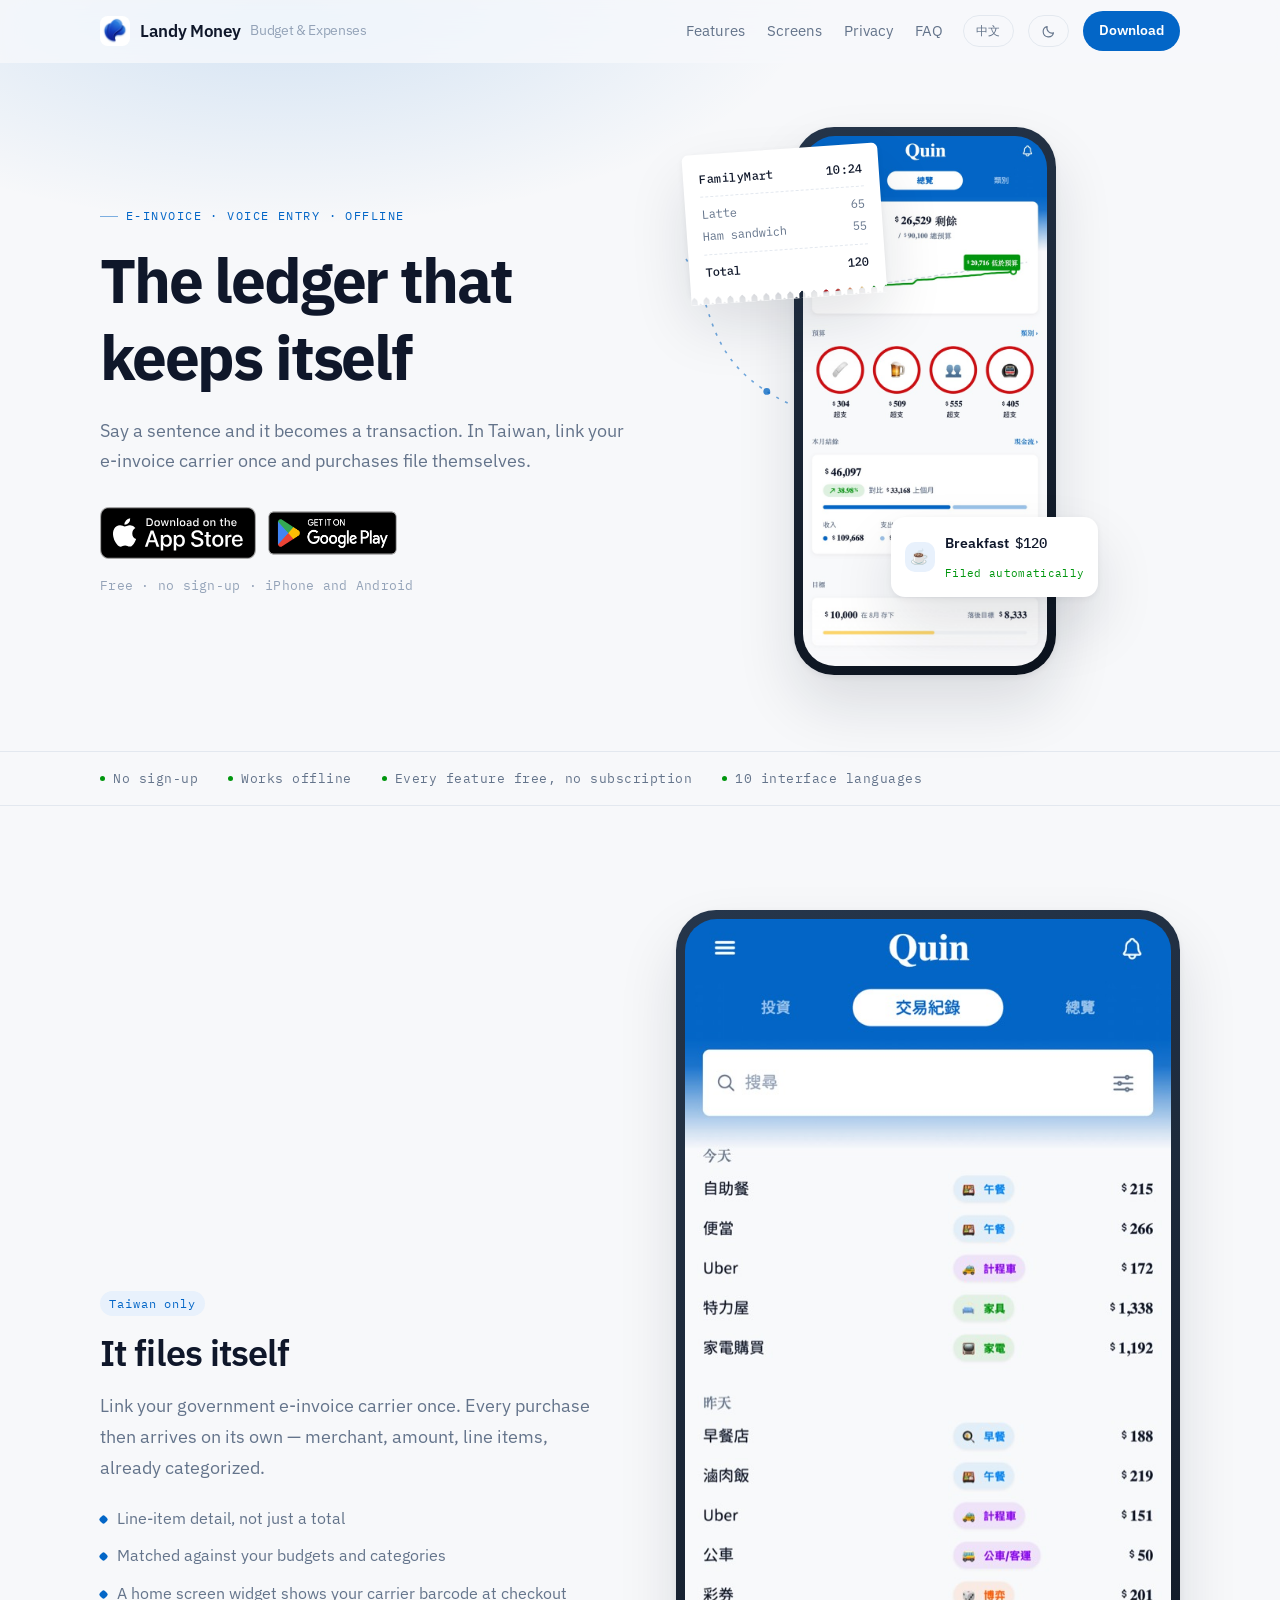
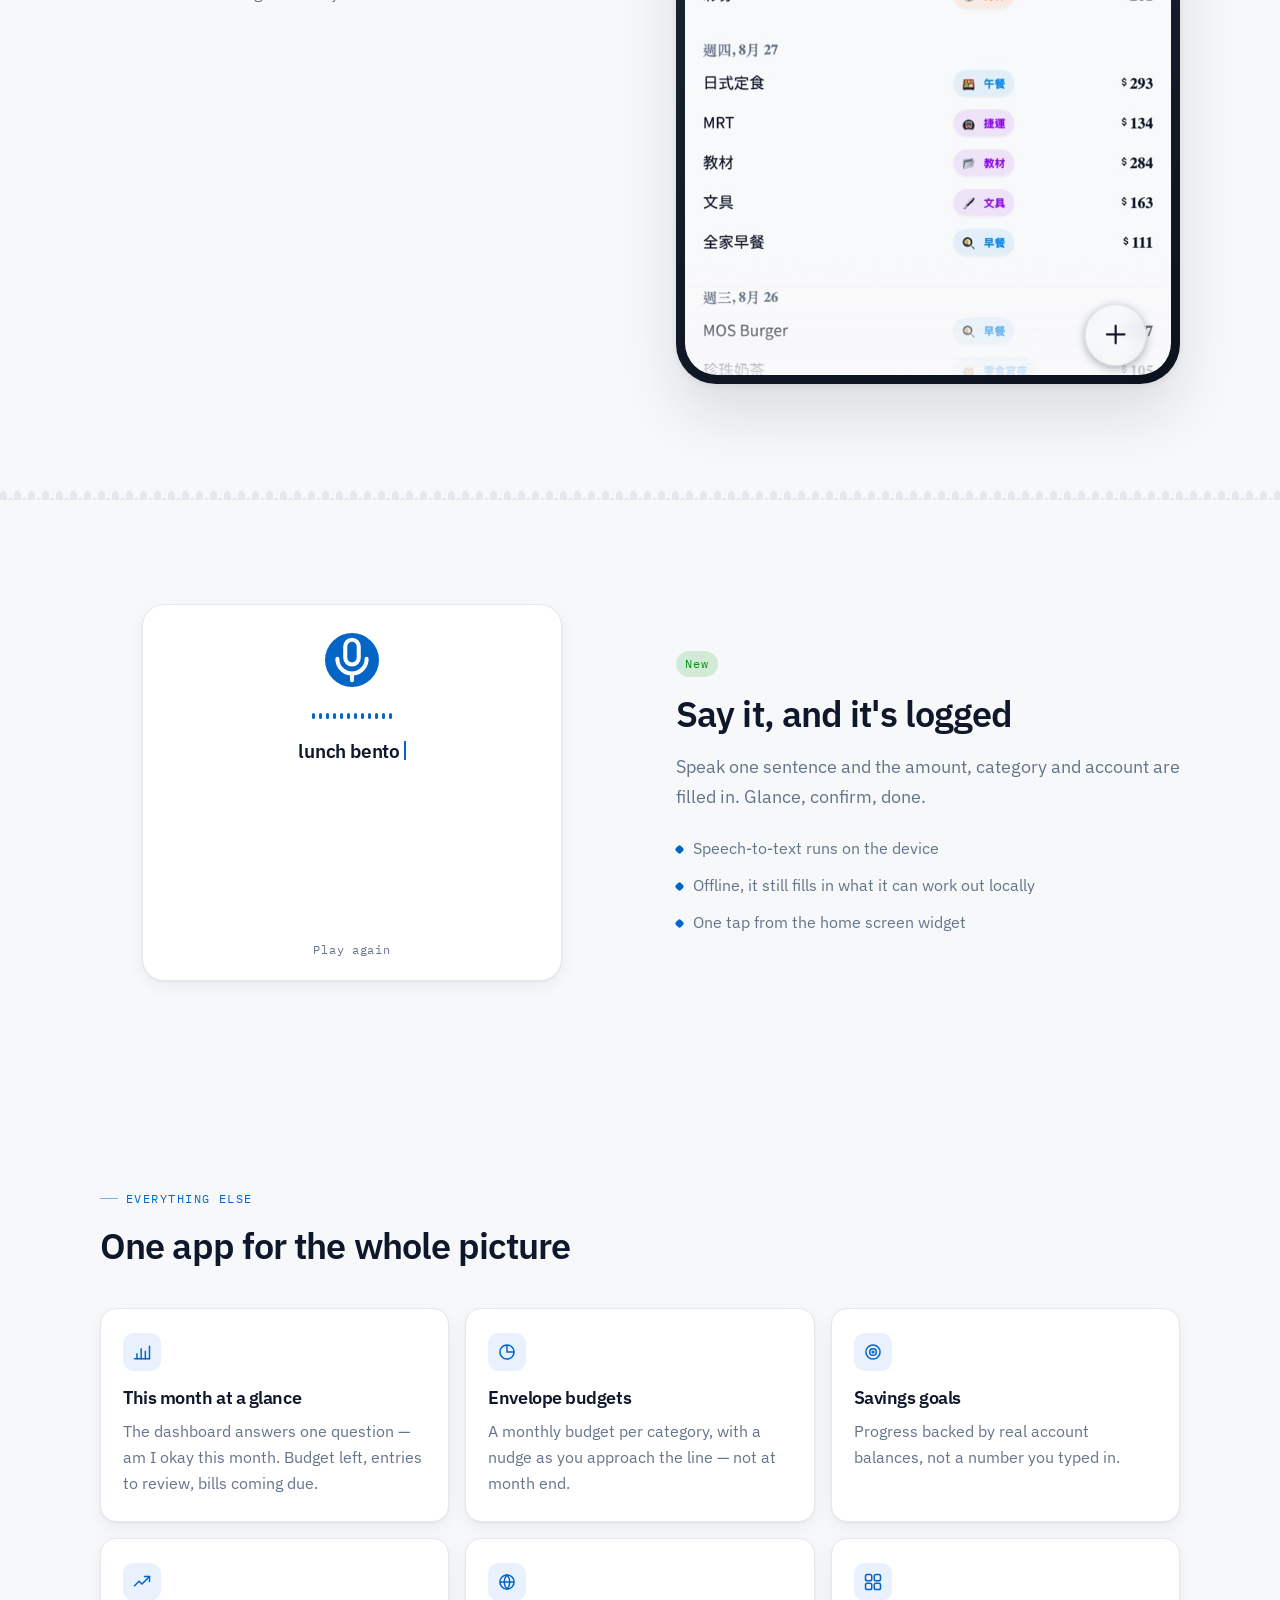
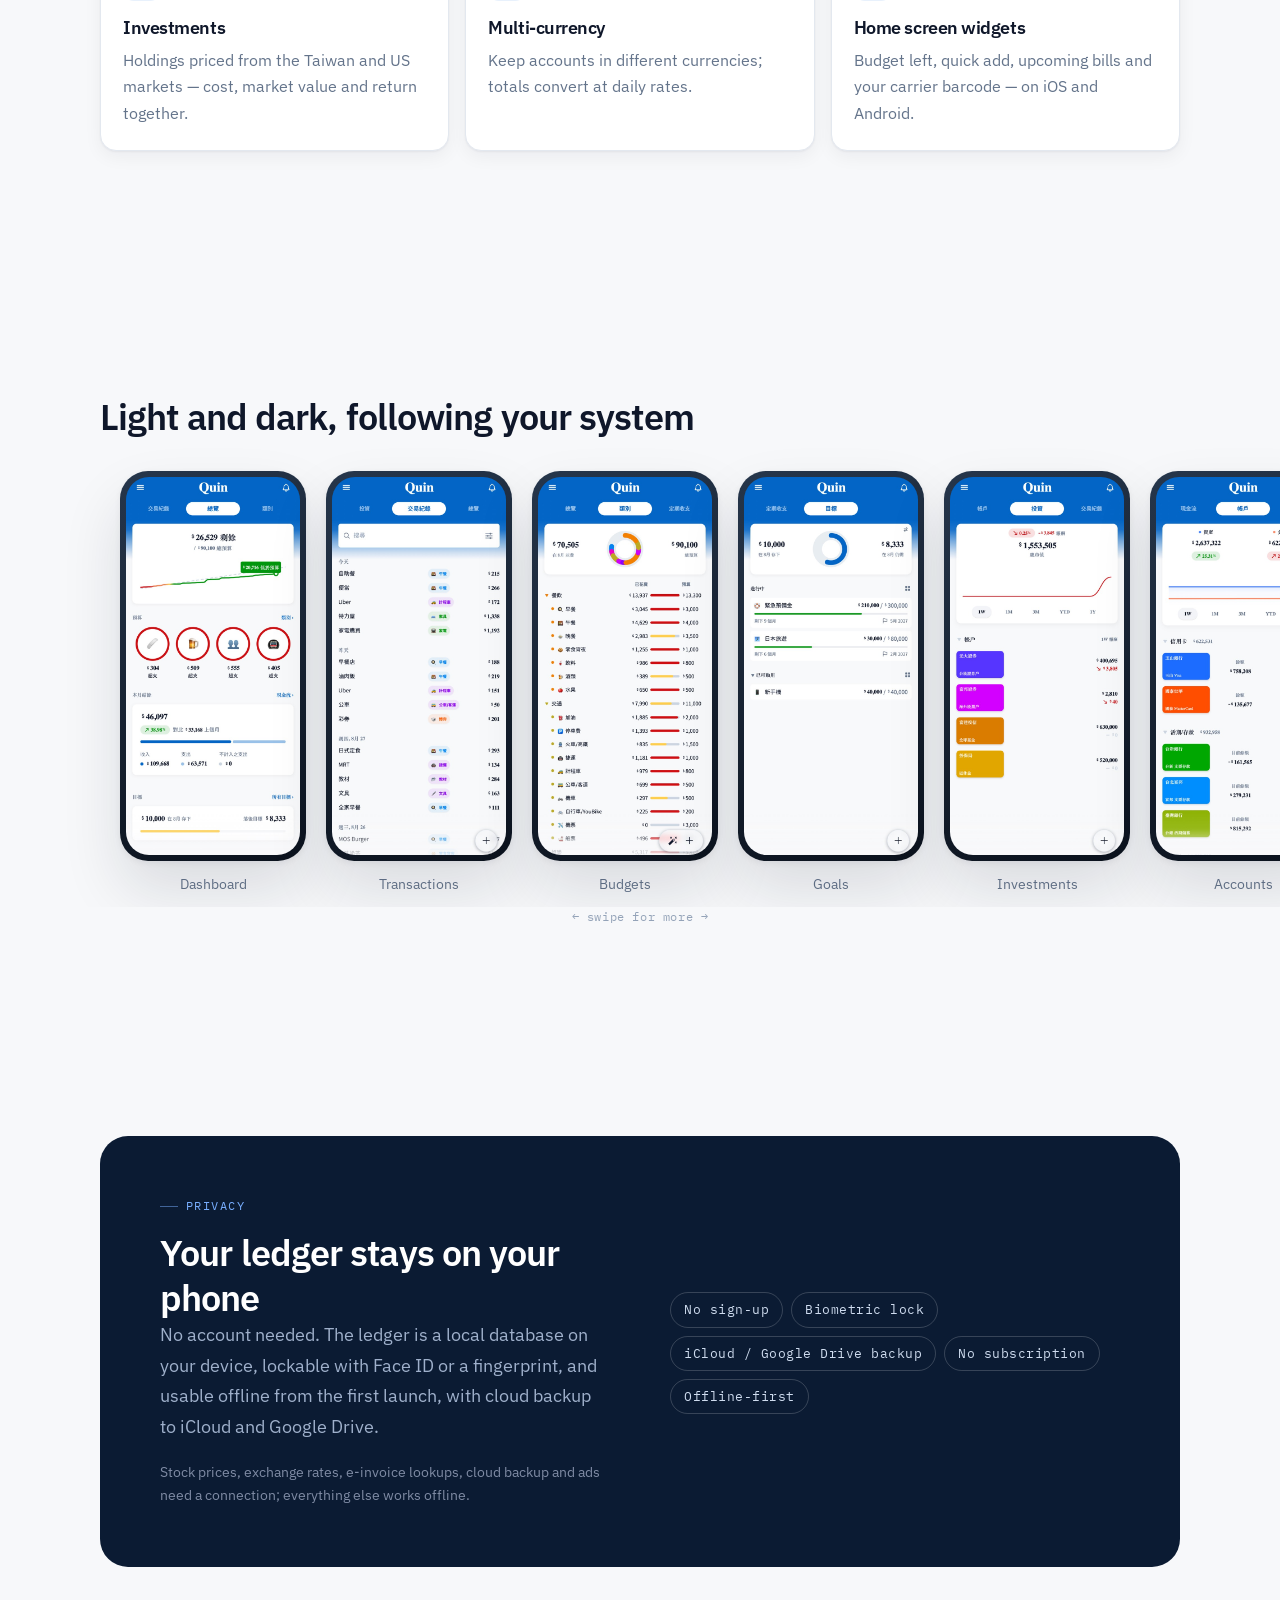
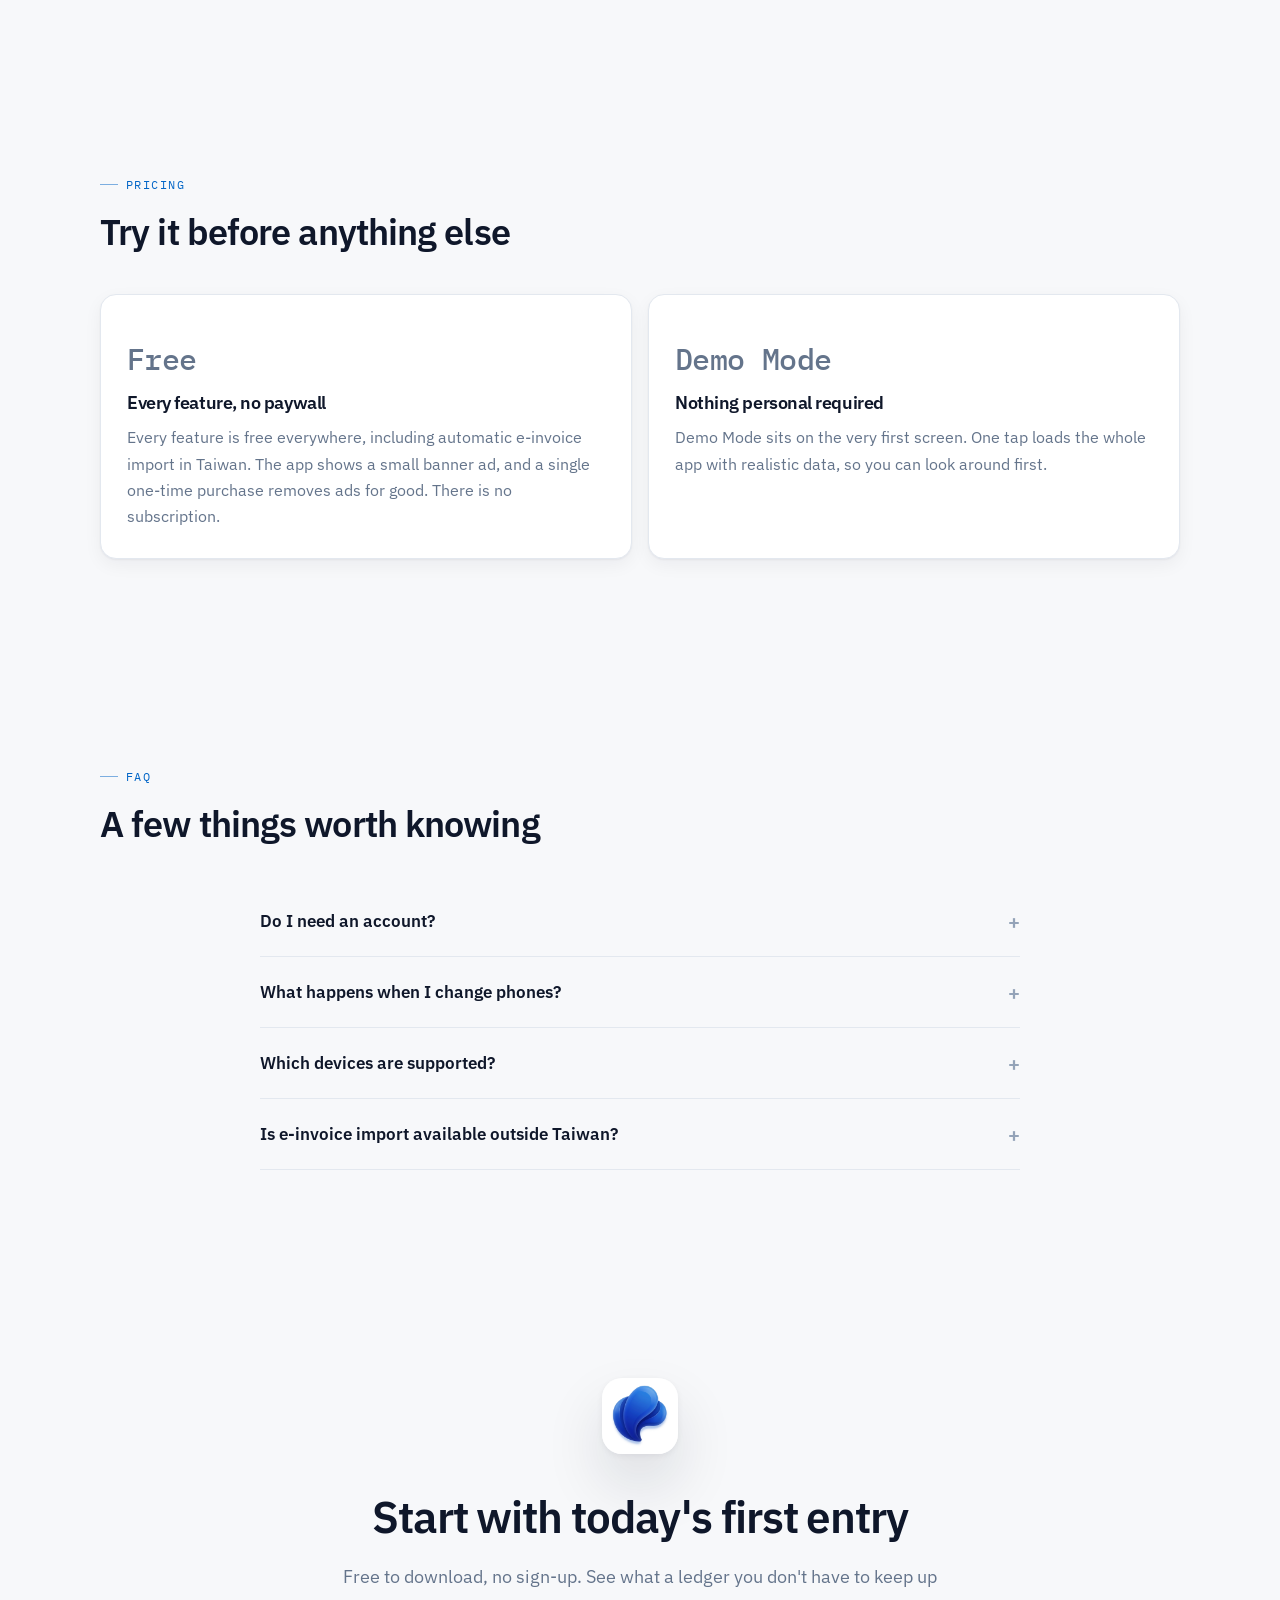
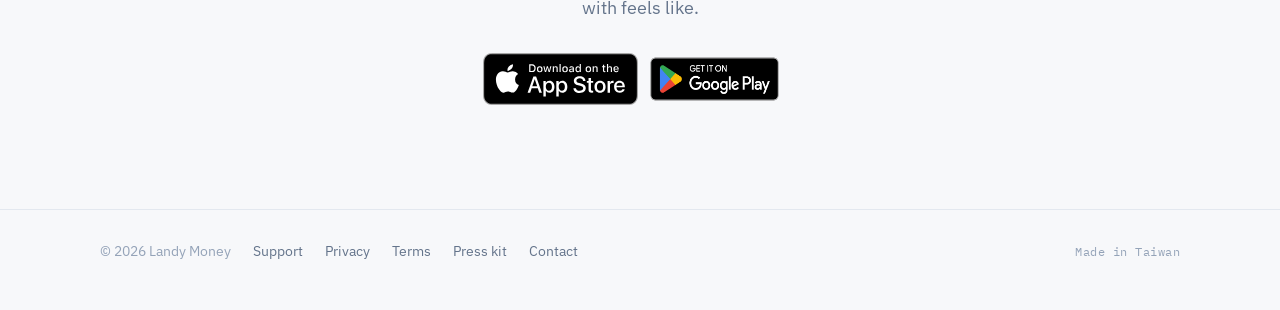
<file: index.html>
<!DOCTYPE html>
<html lang="zh-Hant-TW" data-lang="zh">
<head>
<meta charset="utf-8">
<meta name="viewport" content="width=device-width, initial-scale=1, viewport-fit=cover">
<title>Landy Money 懶得記 — 帳本自己會寫</title>
<meta name="description" content="綁定電子發票載具，消費自動變成分類好的交易；說一句話也能記一筆。預算、目標、投資、多幣別都在裡面。免帳號、離線就能用，支援 iCloud、Google Drive 雲端備份。iPhone 與 Android 免費下載。">
<meta name="theme-color" content="#f7f8fa" media="(prefers-color-scheme: light)">
<meta name="theme-color" content="#000814" media="(prefers-color-scheme: dark)">
<meta name="apple-itunes-app" content="app-id=6758532357">
<link rel="icon" href="assets/icon.png">
<link rel="apple-touch-icon" href="assets/icon.png">
<meta property="og:type" content="website">
<meta property="og:title" content="Landy Money 懶得記 — 帳本自己會寫">
<meta property="og:description" content="電子發票自動入帳、語音記一筆。免帳號、離線就能用，支援 iCloud、Google Drive 雲端備份。">
<meta property="og:url" content="https://twentyoneisawesome.github.io/quin-press-kit/">
<meta property="og:image" content="https://twentyoneisawesome.github.io/quin-press-kit/assets/promo/quin-promo-primary-1920x1080.jpg">
<meta name="twitter:card" content="summary_large_image">
<link rel="preconnect" href="https://fonts.googleapis.com">
<link rel="preconnect" href="https://fonts.gstatic.com" crossorigin>
<link href="https://fonts.googleapis.com/css2?family=IBM+Plex+Mono:wght@400;500&family=IBM+Plex+Sans:wght@400;600;700&family=IBM+Plex+Sans+TC:wght@400;600;700&display=swap" rel="stylesheet">
<link rel="stylesheet" href="assets/site.css">
<script>
  // Set theme and language before first paint so nothing flashes.
  (function () {
    var r = document.documentElement, s = {};
    try { s = { t: localStorage.getItem('quin-theme'), l: localStorage.getItem('quin-lang') }; } catch (e) {}
    var dark = s.t ? s.t === 'dark' : window.matchMedia('(prefers-color-scheme: dark)').matches;
    r.setAttribute('data-theme', dark ? 'dark' : 'light');
    var q = new URLSearchParams(location.search);
    if (q.get('theme')) r.setAttribute('data-theme', q.get('theme') === 'dark' ? 'dark' : 'light');
    var lang = q.get('lang') || s.l || ((navigator.language || 'zh').toLowerCase().indexOf('zh') === 0 ? 'zh' : 'en');
    lang = lang === 'en' ? 'en' : 'zh';
    r.setAttribute('data-lang', lang);
    r.setAttribute('lang', lang === 'zh' ? 'zh-Hant-TW' : 'en');
  })();
</script>
</head>

<body>

<header class="top">
  <div class="wrap">
    <a class="brand" href="./">
      <img src="assets/icon.png" alt="">
      Landy Money<span class="sub" data-l="zh">懶得記</span><span class="sub" data-l="en">Budget &amp; Expenses</span>
    </a>
    <nav>
      <a href="#einvoice"><span data-l="zh">功能</span><span data-l="en">Features</span></a>
      <a href="#screens"><span data-l="zh">畫面</span><span data-l="en">Screens</span></a>
      <a href="#privacy"><span data-l="zh">隱私</span><span data-l="en">Privacy</span></a>
      <a href="#faq"><span data-l="zh">常見問題</span><span data-l="en">FAQ</span></a>
    </nav>
    <button class="toggle" data-toggle="lang" type="button">EN</button>
    <button class="toggle" data-toggle="theme" type="button" aria-label="切換深淺色 / Toggle theme">
      <svg class="i-moon" viewBox="0 0 24 24" fill="none" stroke="currentColor" stroke-width="1.8" stroke-linecap="round" stroke-linejoin="round" aria-hidden="true">
        <path d="M20 14.2A8.2 8.2 0 0 1 9.8 4 8.4 8.4 0 1 0 20 14.2z"/>
      </svg>
      <svg class="i-sun" viewBox="0 0 24 24" fill="none" stroke="currentColor" stroke-width="1.8" stroke-linecap="round" aria-hidden="true">
        <circle cx="12" cy="12" r="4.2"/>
        <path d="M12 2.6v2M12 19.4v2M4.2 12h-2M21.8 12h-2M6.3 6.3 4.9 4.9M19.1 19.1l-1.4-1.4M17.7 6.3l1.4-1.4M4.9 19.1l1.4-1.4"/>
      </svg>
    </button>
    <a class="cta-sm" href="#download"><span data-l="zh">下載</span><span data-l="en">Download</span></a>
  </div>
</header>

<main>

  <!-- ── hero ──────────────────────────────────────────────────────── -->
  <section class="hero">
    <div class="wrap">
      <div>
        <p class="eyebrow reveal"><span data-l="zh">電子發票 × 語音記帳</span><span data-l="en">E-invoice · voice entry · offline</span></p>
        <h1 class="reveal">
          <span data-l="zh">帳本<br>自己會寫</span>
          <span data-l="en">The ledger that<br>keeps itself</span>
        </h1>
        <p class="lede reveal">
          <span data-l="zh">綁定電子發票載具一次，消費就自動變成分類好的交易。懶得打字，說一句話也能記一筆。</span>
          <span data-l="en">Say a sentence and it becomes a transaction. In Taiwan, link your e-invoice carrier once and purchases file themselves.</span>
        </p>
        <div class="stores reveal" id="download">
          <a href="https://apps.apple.com/tw/app/id6758532357" aria-label="Download on the App Store">
            <img class="on-light" data-l="zh" src="assets/badges/app-store-zh.svg" alt="下載 App Store 版">
            <img class="on-dark" data-l="zh" src="assets/badges/app-store-zh-white.svg" alt="下載 App Store 版">
            <img class="on-light" data-l="en" src="assets/badges/app-store-en.svg" alt="Download on the App Store">
            <img class="on-dark" data-l="en" src="assets/badges/app-store-en-white.svg" alt="Download on the App Store">
          </a>
          <a class="play" href="https://play.google.com/store/apps/details?id=com.twentyoneisawesome.quin" aria-label="Get it on Google Play">
            <img data-l="zh" src="assets/badges/google-play-zh.png" alt="上 Google Play 下載">
            <img data-l="en" src="assets/badges/google-play-en.png" alt="Get it on Google Play">
          </a>
        </div>
        <p class="fineprint reveal">
          <span data-l="zh">免費下載 · 不用註冊 · iPhone 與 Android</span>
          <span data-l="en">Free · no sign-up · iPhone and Android</span>
        </p>
      </div>

      <div class="stage reveal">
        <div class="rig">
        <div class="slip" aria-hidden="true">
          <div class="head"><span data-l="zh">全家便利商店</span><span data-l="en">FamilyMart</span><span>10:24</span></div>
          <div class="row"><span data-l="zh">拿鐵</span><span data-l="en">Latte</span><span>65</span></div>
          <div class="row"><span data-l="zh">火腿三明治</span><span data-l="en">Ham sandwich</span><span>55</span></div>
          <div class="row total"><span data-l="zh">合計</span><span data-l="en">Total</span><span>120</span></div>
        </div>

        <svg class="flow" viewBox="0 0 150 170" aria-hidden="true">
          <path id="flowpath" d="M12 4 C 46 54, 22 116, 142 160"/>
          <circle r="3.4">
            <animateMotion dur="3.4s" repeatCount="indefinite" keyPoints="0;1" keyTimes="0;1" calcMode="linear">
              <mpath href="#flowpath"/>
            </animateMotion>
            <animate attributeName="opacity" values="0;1;1;0" dur="3.4s" repeatCount="indefinite"/>
          </circle>
        </svg>

        <div class="phone">
          <img class="shot-light" src="assets/screenshots/iphone/web/01_dashboard.jpg" width="620" height="1347" alt="Landy Money 總覽畫面：本月預算剩餘、各類別預算、本月結餘與目標進度">
          <img class="shot-dark" src="assets/screenshots/iphone/web/08_cashflow_dark.jpg" width="620" height="1347" alt="Landy Money 深色模式的現金流畫面">
        </div>

        <div class="landed" aria-hidden="true">
          <span class="dot">☕</span>
          <span>
            <span class="t1"><span data-l="zh">早餐</span><span data-l="en">Breakfast</span><span class="amt">$120</span></span><br>
            <span class="t2"><span data-l="zh">已自動分類</span><span data-l="en">Filed automatically</span></span>
          </span>
        </div>
        </div>
      </div>
    </div>
  </section>

  <!-- ── facts ─────────────────────────────────────────────────────── -->
  <div class="facts">
    <div class="wrap">
      <span data-l="zh">不用註冊</span><span data-l="en">No sign-up</span>
      <span data-l="zh">離線可用</span><span data-l="en">Works offline</span>
      <span data-l="zh">功能全部免費、沒有訂閱</span><span data-l="en">Every feature free, no subscription</span>
      <span data-l="zh">10 種介面語言</span><span data-l="en">10 interface languages</span>
    </div>
  </div>

  <!-- ── e-invoice ─────────────────────────────────────────────────── -->
  <section class="split" id="einvoice">
    <div class="wrap">
      <div>
        <span class="tag reveal"><span data-l="zh">台灣限定</span><span data-l="en">Taiwan only</span></span>
        <h2 class="reveal"><span data-l="zh">消費完，帳就記好了</span><span data-l="en">It files itself</span></h2>
        <p class="lede reveal">
          <span data-l="zh">綁定手機條碼載具一次，之後每一筆消費自己進帳本 —— 店名、金額、品項明細都在，類別也分好了。</span>
          <span data-l="en">Link your government e-invoice carrier once. Every purchase then arrives on its own — merchant, amount, line items, already categorized.</span>
        </p>
        <ul class="bullets reveal">
          <li><span data-l="zh">品項明細照實記下，不是只有一個總額</span><span data-l="en">Line-item detail, not just a total</span></li>
          <li><span data-l="zh">自動對到你的預算與類別</span><span data-l="en">Matched against your budgets and categories</span></li>
          <li><span data-l="zh">主畫面小工具直接叫出手機條碼</span><span data-l="en">A home screen widget shows your carrier barcode at checkout</span></li>
        </ul>
      </div>
      <div class="art reveal">
        <div class="phone" style="margin:0 auto">
          <img src="assets/screenshots/iphone/web/02_transactions.jpg" width="620" height="1347" alt="交易紀錄畫面：由電子發票匯入、已分類好的消費">
        </div>
      </div>
    </div>
  </section>

  <div class="perf" aria-hidden="true"></div>

  <!-- ── voice ─────────────────────────────────────────────────────── -->
  <section class="split flip" id="voice">
    <div class="wrap">
      <div>
        <span class="tag new reveal"><span data-l="zh">新功能</span><span data-l="en">New</span></span>
        <h2 class="reveal"><span data-l="zh">說一句，就記一筆</span><span data-l="en">Say it, and it's logged</span></h2>
        <p class="lede reveal">
          <span data-l="zh">「午餐便當一百二十現金」說完，金額、類別、帳戶就填好了，確認一下就存檔。</span>
          <span data-l="en">Speak one sentence and the amount, category and account are filled in. Glance, confirm, done.</span>
        </p>
        <ul class="bullets reveal">
          <li><span data-l="zh">語音轉文字在裝置上完成</span><span data-l="en">Speech-to-text runs on the device</span></li>
          <li><span data-l="zh">離線時，能判斷的欄位照樣先填好</span><span data-l="en">Offline, it still fills in what it can work out locally</span></li>
          <li><span data-l="zh">主畫面小工具一點就開始說</span><span data-l="en">One tap from the home screen widget</span></li>
        </ul>
      </div>
      <div class="art reveal">
        <div class="demo">
          <div class="mic">
            <svg viewBox="0 0 24 24" fill="none" stroke="currentColor" stroke-width="1.8" stroke-linecap="round" aria-hidden="true">
              <rect x="9" y="3" width="6" height="11" rx="3"/>
              <path d="M5.5 11.5a6.5 6.5 0 0 0 13 0"/>
              <path d="M12 18v3"/>
            </svg>
          </div>
          <div class="wave" aria-hidden="true"><i></i><i></i><i></i><i></i><i></i><i></i><i></i><i></i><i></i><i></i><i></i><i></i></div>
          <p class="said"></p>
          <div class="fields">
            <div class="f"><span class="k"><span data-l="zh">名稱</span><span data-l="en">NAME</span></span><span class="v"></span></div>
            <div class="f"><span class="k"><span data-l="zh">金額</span><span data-l="en">AMOUNT</span></span><span class="v"></span></div>
            <div class="f"><span class="k"><span data-l="zh">類別</span><span data-l="en">CATEGORY</span></span><span class="v"></span></div>
            <div class="f"><span class="k"><span data-l="zh">帳戶</span><span data-l="en">ACCOUNT</span></span><span class="v"></span></div>
          </div>
          <button class="replay" type="button"><span data-l="zh">再播一次</span><span data-l="en">Play again</span></button>
        </div>
      </div>
    </div>
  </section>

  <!-- ── feature grid ──────────────────────────────────────────────── -->
  <section id="features">
    <div class="wrap">
      <p class="eyebrow reveal"><span data-l="zh">其他功能</span><span data-l="en">Everything else</span></p>
      <h2 class="reveal"><span data-l="zh">一個 App，把錢的事看完</span><span data-l="en">One app for the whole picture</span></h2>

      <div class="grid">
        <div class="f-card reveal">
          <div class="ico"><svg viewBox="0 0 24 24" fill="none" stroke="currentColor" stroke-width="1.8" stroke-linecap="round"><path d="M3 20h18"/><path d="M6 20v-6M11 20V8M16 20v-9M21 20V5"/></svg></div>
          <h3><span data-l="zh">一眼看懂這個月</span><span data-l="en">This month at a glance</span></h3>
          <p><span data-l="zh">首頁只回答一個問題：這個月還好嗎。預算剩多少、哪幾筆待確認、哪張帳單快到期。</span><span data-l="en">The dashboard answers one question — am I okay this month. Budget left, entries to review, bills coming due.</span></p>
        </div>

        <div class="f-card reveal">
          <div class="ico"><svg viewBox="0 0 24 24" fill="none" stroke="currentColor" stroke-width="1.8"><circle cx="12" cy="12" r="8.5"/><path d="M12 3.5v8.5h8.5"/></svg></div>
          <h3><span data-l="zh">信封式預算</span><span data-l="en">Envelope budgets</span></h3>
          <p><span data-l="zh">每個類別一個月度預算，快超支就提醒你，不必等到月底才發現。</span><span data-l="en">A monthly budget per category, with a nudge as you approach the line — not at month end.</span></p>
        </div>

        <div class="f-card reveal">
          <div class="ico"><svg viewBox="0 0 24 24" fill="none" stroke="currentColor" stroke-width="1.8"><circle cx="12" cy="12" r="8.5"/><circle cx="12" cy="12" r="4"/><circle cx="12" cy="12" r="1" fill="currentColor"/></svg></div>
          <h3><span data-l="zh">儲蓄目標</span><span data-l="en">Savings goals</span></h3>
          <p><span data-l="zh">進度是由真實帳戶餘額算出來的，不是自己填上去的數字。</span><span data-l="en">Progress backed by real account balances, not a number you typed in.</span></p>
        </div>

        <div class="f-card reveal">
          <div class="ico"><svg viewBox="0 0 24 24" fill="none" stroke="currentColor" stroke-width="1.8" stroke-linecap="round" stroke-linejoin="round"><path d="M3 16.5l5.5-5.5 3.5 3.5L21 5.5"/><path d="M15 5.5h6v6"/></svg></div>
          <h3><span data-l="zh">投資持股</span><span data-l="en">Investments</span></h3>
          <p><span data-l="zh">台股與美股報價，成本、市值、報酬放在同一頁；多個券商帳戶分開算。</span><span data-l="en">Holdings priced from the Taiwan and US markets — cost, market value and return together.</span></p>
        </div>

        <div class="f-card reveal">
          <div class="ico"><svg viewBox="0 0 24 24" fill="none" stroke="currentColor" stroke-width="1.8"><circle cx="12" cy="12" r="8.5"/><path d="M3.5 12h17"/><path d="M12 3.5c4.5 4.7 4.5 12.3 0 17-4.5-4.7-4.5-12.3 0-17z"/></svg></div>
          <h3><span data-l="zh">多幣別帳戶</span><span data-l="en">Multi-currency</span></h3>
          <p><span data-l="zh">不同幣別各記各的，總額依每日匯率換算。出國、海外收入都算得清楚。</span><span data-l="en">Keep accounts in different currencies; totals convert at daily rates.</span></p>
        </div>

        <div class="f-card reveal">
          <div class="ico"><svg viewBox="0 0 24 24" fill="none" stroke="currentColor" stroke-width="1.8"><rect x="3" y="3" width="7.5" height="7.5" rx="2.2"/><rect x="13.5" y="3" width="7.5" height="7.5" rx="2.2"/><rect x="3" y="13.5" width="7.5" height="7.5" rx="2.2"/><rect x="13.5" y="13.5" width="7.5" height="7.5" rx="2.2"/></svg></div>
          <h3><span data-l="zh">主畫面小工具</span><span data-l="en">Home screen widgets</span></h3>
          <p><span data-l="zh">本月可花、快速記一筆、即將到期的帳單、手機條碼 —— iOS 與 Android 都有。</span><span data-l="en">Budget left, quick add, upcoming bills and your carrier barcode — on iOS and Android.</span></p>
        </div>
      </div>
    </div>
  </section>

  <!-- ── screens ───────────────────────────────────────────────────── -->
  <section id="screens">
    <div class="wrap">
      <p class="eyebrow reveal"><span data-l="zh">實際畫面</span><span data-l="en">Screens</span></p>
      <h2 class="reveal"><span data-l="zh">深色淺色，跟著系統走</span><span data-l="en">Light and dark, following your system</span></h2>
    </div>

    <div class="rail">
      <figure><div class="phone"><img loading="lazy" src="assets/screenshots/iphone/web/01_dashboard.jpg" width="620" height="1347" alt="總覽"></div><figcaption><span data-l="zh">總覽</span><span data-l="en">Dashboard</span></figcaption></figure>
      <figure><div class="phone"><img loading="lazy" src="assets/screenshots/iphone/web/02_transactions.jpg" width="620" height="1347" alt="交易紀錄"></div><figcaption><span data-l="zh">交易紀錄</span><span data-l="en">Transactions</span></figcaption></figure>
      <figure><div class="phone"><img loading="lazy" src="assets/screenshots/iphone/web/03_categories.jpg" width="620" height="1347" alt="預算"></div><figcaption><span data-l="zh">預算</span><span data-l="en">Budgets</span></figcaption></figure>
      <figure><div class="phone"><img loading="lazy" src="assets/screenshots/iphone/web/04_goals.jpg" width="620" height="1347" alt="目標"></div><figcaption><span data-l="zh">目標</span><span data-l="en">Goals</span></figcaption></figure>
      <figure><div class="phone"><img loading="lazy" src="assets/screenshots/iphone/web/05_investments.jpg" width="620" height="1347" alt="投資"></div><figcaption><span data-l="zh">投資</span><span data-l="en">Investments</span></figcaption></figure>
      <figure><div class="phone"><img loading="lazy" src="assets/screenshots/iphone/web/06_accounts.jpg" width="620" height="1347" alt="帳戶"></div><figcaption><span data-l="zh">帳戶</span><span data-l="en">Accounts</span></figcaption></figure>
      <figure><div class="phone"><img loading="lazy" src="assets/screenshots/iphone/web/07_cashflow.jpg" width="620" height="1347" alt="現金流"></div><figcaption><span data-l="zh">現金流</span><span data-l="en">Cash flow</span></figcaption></figure>
      <figure><div class="phone"><img loading="lazy" src="assets/screenshots/iphone/web/08_cashflow_dark.jpg" width="620" height="1347" alt="深色模式"></div><figcaption><span data-l="zh">深色模式</span><span data-l="en">Dark mode</span></figcaption></figure>
    </div>

    <div class="wrap">
      <p class="hint"><span data-l="zh">← 左右滑動看更多 →</span><span data-l="en">← swipe for more →</span></p>
    </div>
  </section>

  <!-- ── privacy band ──────────────────────────────────────────────── -->
  <section id="privacy">
    <div class="wrap">
      <div class="band reveal">
        <div>
          <p class="eyebrow"><span data-l="zh">隱私</span><span data-l="en">Privacy</span></p>
          <h2><span data-l="zh">帳本留在你的手機裡</span><span data-l="en">Your ledger stays on your phone</span></h2>
          <p class="lede">
            <span data-l="zh">不用註冊帳號。資料是裝置上的本機資料庫，可以用 Face ID 或指紋上鎖，第一次打開就能離線使用，並支援 iCloud、Google Drive 雲端備份。</span>
            <span data-l="en">No account needed. The ledger is a local database on your device, lockable with Face ID or a fingerprint, and usable offline from the first launch, with cloud backup to iCloud and Google Drive.</span>
          </p>
          <p class="note">
            <span data-l="zh">股價、匯率、電子發票查詢、雲端備份與廣告需要連線，其餘功能離線都能用。</span>
            <span data-l="en">Stock prices, exchange rates, e-invoice lookups, cloud backup and ads need a connection; everything else works offline.</span>
          </p>
        </div>
        <div class="pills">
          <span data-l="zh">不用註冊</span><span data-l="en">No sign-up</span>
          <span data-l="zh">生物辨識上鎖</span><span data-l="en">Biometric lock</span>
          <span data-l="zh">iCloud／Google Drive 備份</span><span data-l="en">iCloud / Google Drive backup</span>
          <span data-l="zh">沒有訂閱</span><span data-l="en">No subscription</span>
          <span data-l="zh">離線可用</span><span data-l="en">Offline-first</span>
        </div>
      </div>
    </div>
  </section>

  <!-- ── pricing + demo mode ───────────────────────────────────────── -->
  <section id="pricing">
    <div class="wrap">
      <p class="eyebrow reveal"><span data-l="zh">價格</span><span data-l="en">Pricing</span></p>
      <h2 class="reveal"><span data-l="zh">先看看再決定</span><span data-l="en">Try it before anything else</span></h2>

      <div class="two">
        <div class="panel reveal">
          <p class="price"><span data-l="zh">免費</span><span data-l="en">Free</span></p>
          <h3 style="margin-top:8px"><span data-l="zh">功能全部給你</span><span data-l="en">Every feature, no paywall</span></h3>
          <p>
            <span data-l="zh">所有功能在所有地區都免費，台灣的電子發票自動匯入也是。App 內有一則小型橫幅廣告，一次買斷就永久移除，沒有訂閱。</span>
            <span data-l="en">Every feature is free everywhere, including automatic e-invoice import in Taiwan. The app shows a small banner ad, and a single one-time purchase removes ads for good. There is no subscription.</span>
          </p>
        </div>
        <div class="panel reveal">
          <p class="price"><span data-l="zh">展示模式</span><span data-l="en">Demo Mode</span></p>
          <h3 style="margin-top:8px"><span data-l="zh">不用填任何資料</span><span data-l="en">Nothing personal required</span></h3>
          <p>
            <span data-l="zh">第一個畫面就有展示模式，一鍵載入完整的示範資料，整個 App 先逛一圈再說。</span>
            <span data-l="en">Demo Mode sits on the very first screen. One tap loads the whole app with realistic data, so you can look around first.</span>
          </p>
        </div>
      </div>
    </div>
  </section>

  <!-- ── faq ───────────────────────────────────────────────────────── -->
  <section id="faq">
    <div class="wrap">
      <p class="eyebrow reveal"><span data-l="zh">常見問題</span><span data-l="en">FAQ</span></p>
      <h2 class="reveal"><span data-l="zh">幾個先問清楚的</span><span data-l="en">A few things worth knowing</span></h2>

      <div class="faq">
        <details class="reveal">
          <summary><span data-l="zh">要註冊帳號嗎？</span><span data-l="en">Do I need an account?</span></summary>
          <p><span data-l="zh">不用。下載打開就能開始記，沒有註冊、沒有登入。</span><span data-l="en">No. Open the app and start — there is no sign-up and no login.</span></p>
        </details>
        <details class="reveal">
          <summary><span data-l="zh">換手機的話，資料怎麼辦？</span><span data-l="en">What happens when I change phones?</span></summary>
          <p><span data-l="zh">支援 iCloud（iPhone）與 Google Drive（Android）雲端備份。在「設定 → 資料」備份，新手機登入同一個帳號後還原，資料就回來了。</span><span data-l="en">Landy Money supports cloud backup to iCloud (iPhone) and Google Drive (Android). Back up in Settings → Data, then restore on the new phone signed in to the same account — everything comes back.</span></p>
        </details>
        <details class="reveal">
          <summary><span data-l="zh">支援哪些裝置？</span><span data-l="en">Which devices are supported?</span></summary>
          <p><span data-l="zh">iPhone 與 Android 手機。介面有繁體中文、英文等 10 種語言。</span><span data-l="en">iPhone and Android phones. The interface ships in 10 languages, including English and Traditional Chinese.</span></p>
        </details>
        <details class="reveal">
          <summary><span data-l="zh">電子發票自動記帳，台灣以外也有嗎？</span><span data-l="en">Is e-invoice import available outside Taiwan?</span></summary>
          <p><span data-l="zh">沒有，那是接台灣財政部的電子發票系統。其他地區用手動、語音記帳與定期帳單。</span><span data-l="en">No — it is built on Taiwan's government e-invoice system. Elsewhere you have quick manual entry, voice entry and recurring bills.</span></p>
        </details>
      </div>
    </div>
  </section>

  <!-- ── closing cta ───────────────────────────────────────────────── -->
  <section class="close">
    <div class="wrap">
      <img class="icon-lg reveal" src="assets/icon.png" alt="Landy Money">
      <h2 class="reveal"><span data-l="zh">今天這筆，先記下來</span><span data-l="en">Start with today's first entry</span></h2>
      <p class="lede reveal"><span data-l="zh">免費下載，不用註冊。看看一個不用每天硬撐的帳本長什麼樣子。</span><span data-l="en">Free to download, no sign-up. See what a ledger you don't have to keep up with feels like.</span></p>
      <div class="stores reveal">
        <a href="https://apps.apple.com/tw/app/id6758532357" aria-label="Download on the App Store">
          <img class="on-light" data-l="zh" src="assets/badges/app-store-zh.svg" alt="下載 App Store 版">
          <img class="on-dark" data-l="zh" src="assets/badges/app-store-zh-white.svg" alt="下載 App Store 版">
          <img class="on-light" data-l="en" src="assets/badges/app-store-en.svg" alt="Download on the App Store">
          <img class="on-dark" data-l="en" src="assets/badges/app-store-en-white.svg" alt="Download on the App Store">
        </a>
        <a class="play" href="https://play.google.com/store/apps/details?id=com.twentyoneisawesome.quin" aria-label="Get it on Google Play">
          <img data-l="zh" src="assets/badges/google-play-zh.png" alt="上 Google Play 下載">
          <img data-l="en" src="assets/badges/google-play-en.png" alt="Get it on Google Play">
        </a>
      </div>
    </div>
  </section>

</main>

<footer>
  <div class="wrap">
    <span>© 2026 Landy Money</span>
    <a href="https://twentyoneisawesome.github.io/quin-support/"><span data-l="zh">支援</span><span data-l="en">Support</span></a>
    <a href="https://twentyoneisawesome.github.io/quin-support/zh-tw/privacy/" data-l="zh">隱私權政策</a>
    <a href="https://twentyoneisawesome.github.io/quin-support/en/privacy/" data-l="en">Privacy</a>
    <a href="https://twentyoneisawesome.github.io/quin-support/zh-tw/terms/" data-l="zh">服務條款</a>
    <a href="https://twentyoneisawesome.github.io/quin-support/en/terms/" data-l="en">Terms</a>
    <a href="press/"><span data-l="zh">媒體素材</span><span data-l="en">Press kit</span></a>
    <a href="mailto:twentyoneisawesome@gmail.com"><span data-l="zh">聯絡開發者</span><span data-l="en">Contact</span></a>
    <span class="meta">Made in Taiwan</span>
  </div>
</footer>

<script src="assets/site.js"></script>
</body>
</html>
</file>
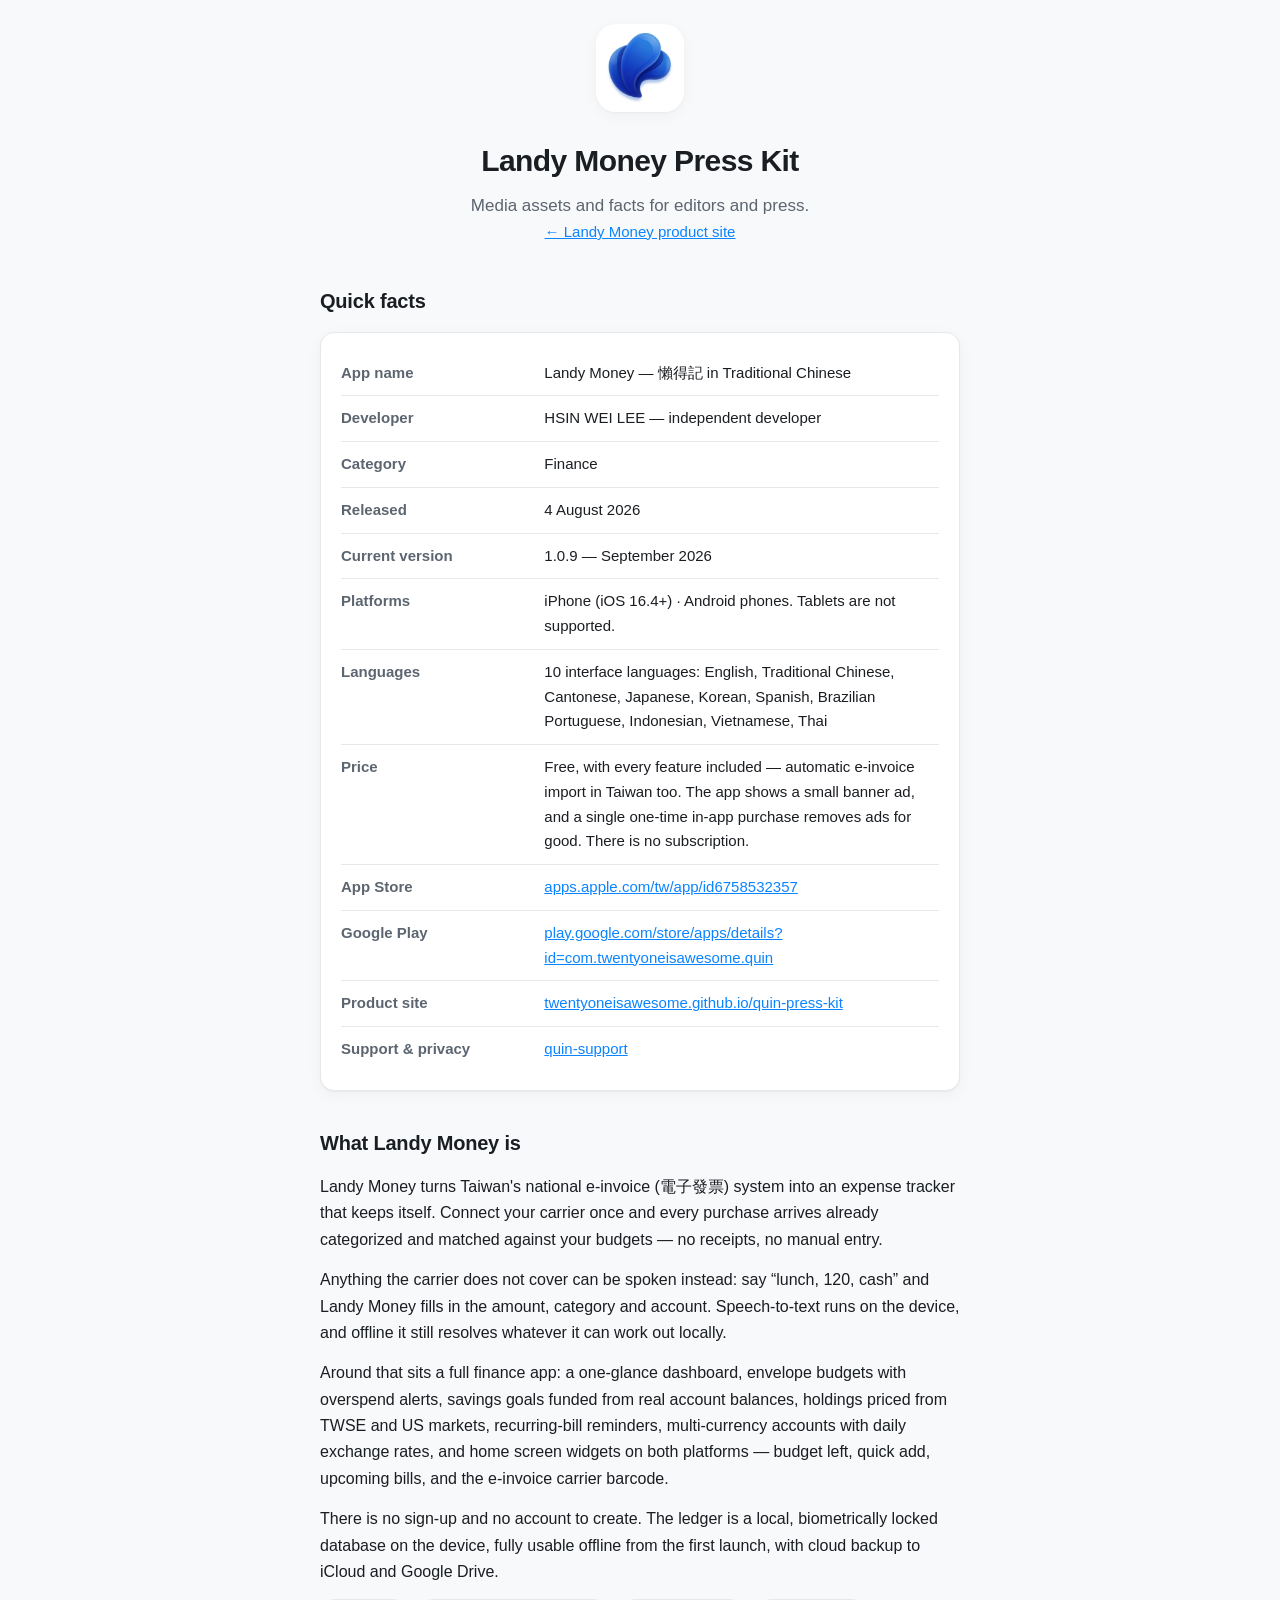
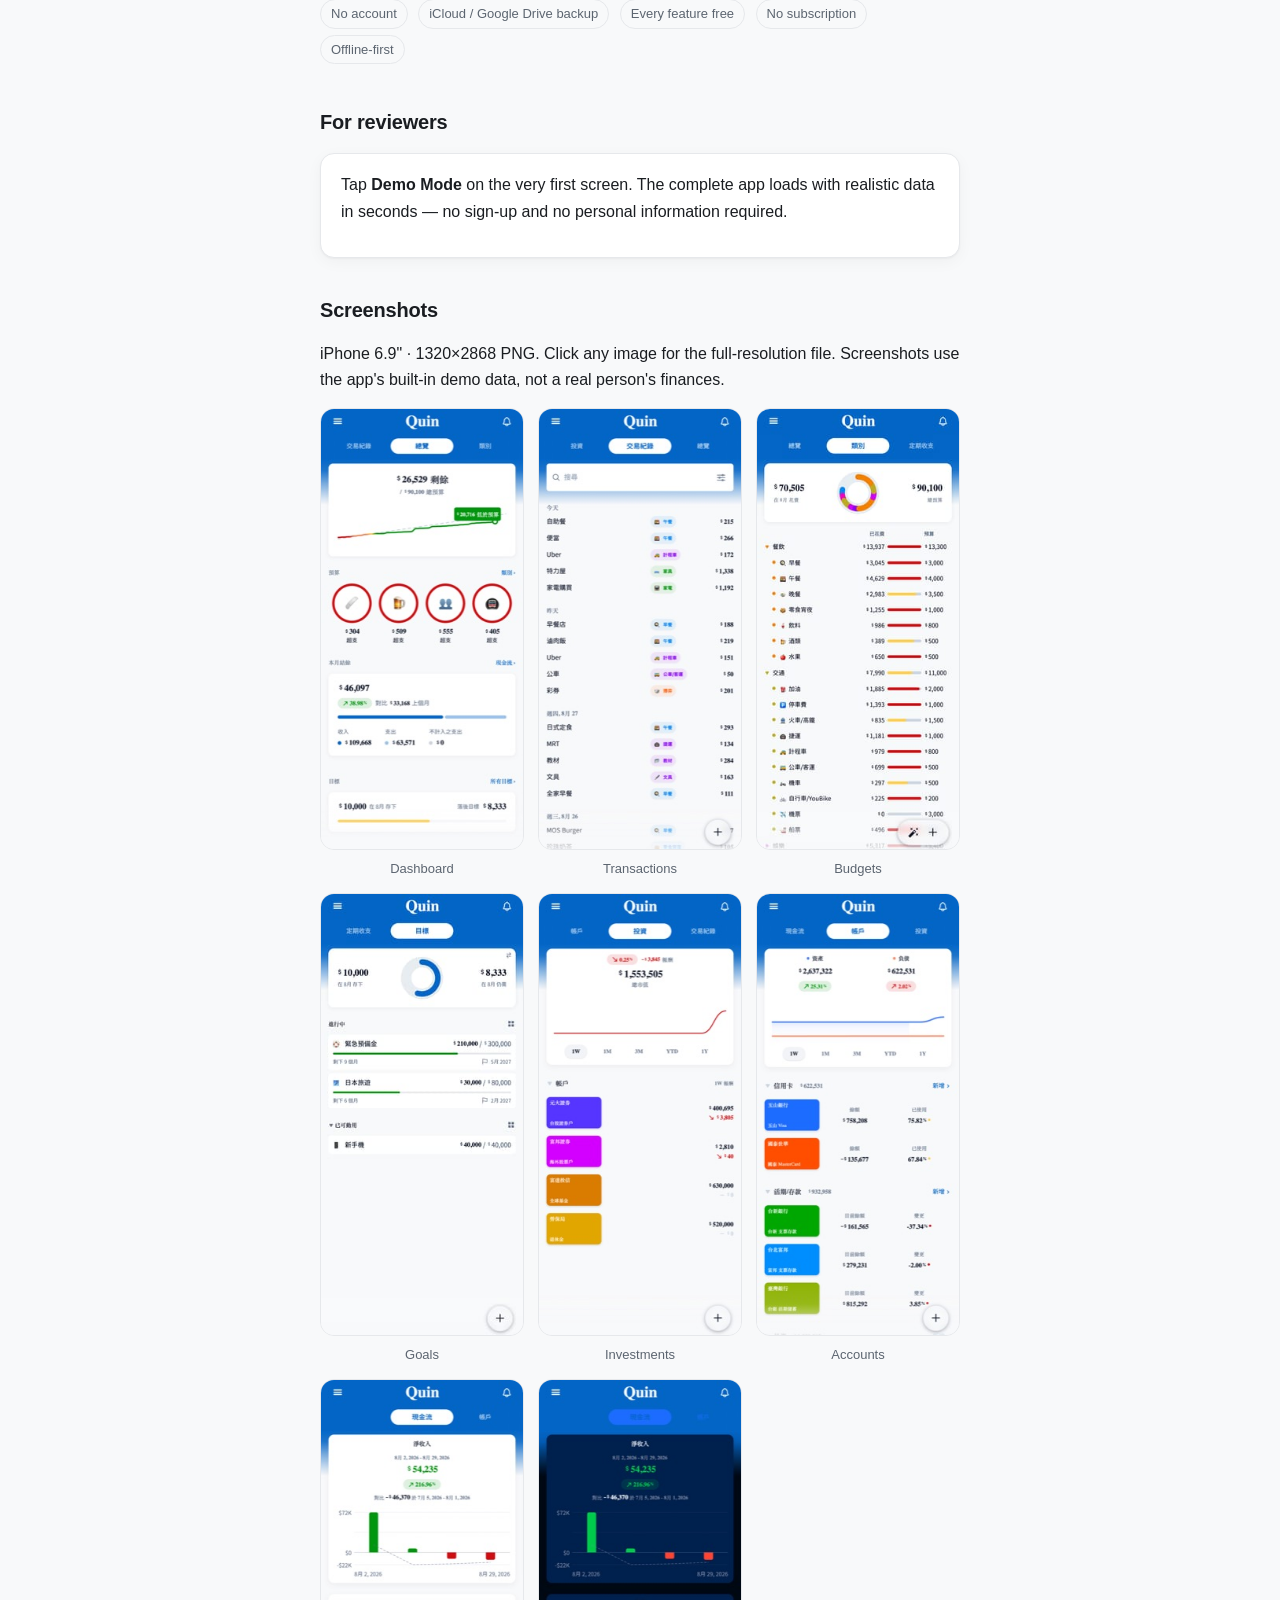
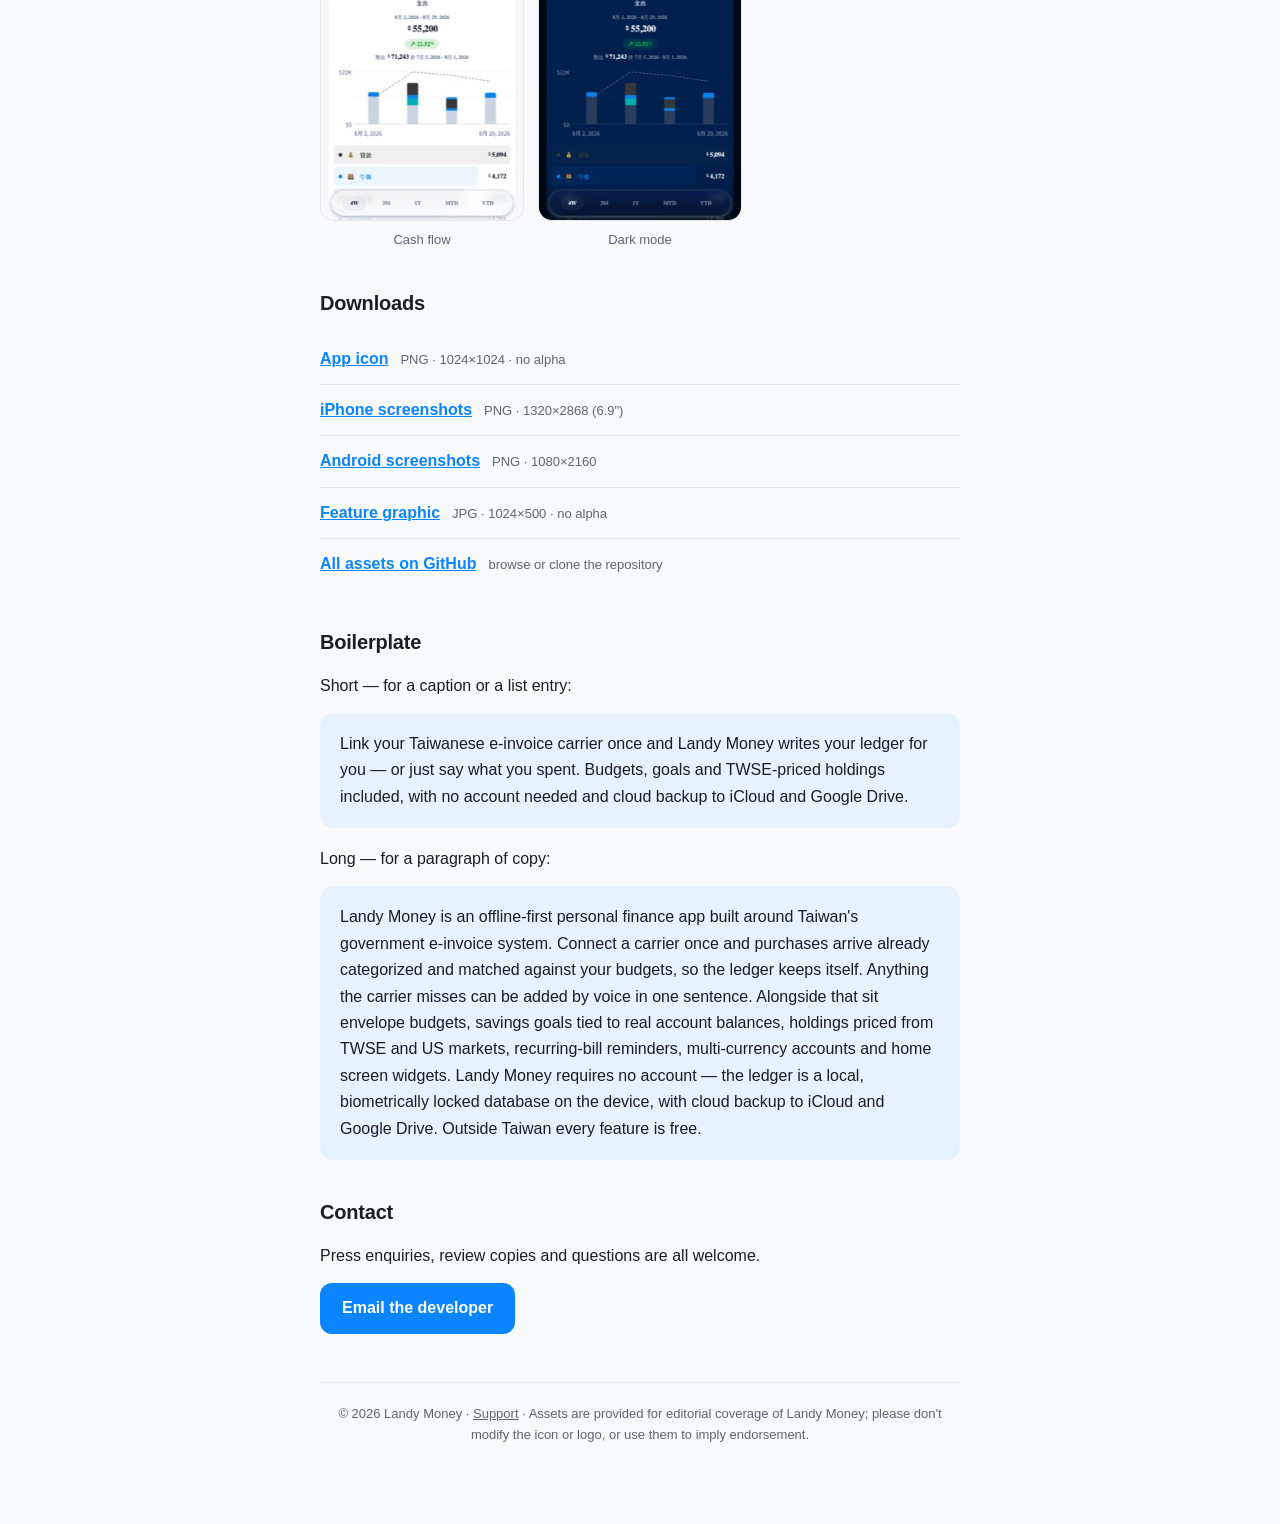
<file: press/index.html>
<!DOCTYPE html>
<html lang="en">
<head>
  <meta charset="utf-8">
  <meta name="viewport" content="width=device-width, initial-scale=1">
  <title>Landy Money — Press Kit</title>
  <meta name="description" content="Press kit for Landy Money, an offline-first personal finance app that turns Taiwan's national e-invoice system into a ledger that keeps itself.">
  <link rel="icon" href="../assets/icon.png">
  <link rel="stylesheet" href="../assets/style.css">
</head>
<body>
  <div class="wrap">

    <header class="hero">
      <img class="logo" src="../assets/icon.png" alt="Landy Money app icon">
      <h1>Landy Money Press Kit</h1>
      <p class="tagline">Media assets and facts for editors and press.</p>
      <p class="tagline" style="font-size:15px"><a href="../">← Landy Money product site</a></p>
    </header>

    <section>
      <h2>Quick facts</h2>
      <div class="card">
        <table class="facts">
          <tbody>
            <tr><th>App name</th><td>Landy Money — 懶得記 in Traditional Chinese</td></tr>
            <tr><th>Developer</th><td>HSIN WEI LEE — independent developer</td></tr>
            <tr><th>Category</th><td>Finance</td></tr>
            <tr><th>Released</th><td>4 August 2026</td></tr>
            <tr><th>Current version</th><td>1.0.9 — September 2026</td></tr>
            <tr><th>Platforms</th><td>iPhone (iOS 16.4+) · Android phones. Tablets are not supported.</td></tr>
            <tr><th>Languages</th><td>10 interface languages: English, Traditional Chinese, Cantonese, Japanese, Korean, Spanish, Brazilian Portuguese, Indonesian, Vietnamese, Thai</td></tr>
            <tr><th>Price</th><td>Free, with every feature included — automatic e-invoice import in Taiwan too. The app shows a small banner ad, and a single one-time in-app purchase removes ads for good. There is no subscription.</td></tr>
            <tr><th>App Store</th><td><a href="https://apps.apple.com/tw/app/id6758532357">apps.apple.com/tw/app/id6758532357</a></td></tr>
            <tr><th>Google Play</th><td><a href="https://play.google.com/store/apps/details?id=com.twentyoneisawesome.quin">play.google.com/store/apps/details?id=com.twentyoneisawesome.quin</a></td></tr>
            <tr><th>Product site</th><td><a href="../">twentyoneisawesome.github.io/quin-press-kit</a></td></tr>
            <tr><th>Support &amp; privacy</th><td><a href="https://twentyoneisawesome.github.io/quin-support/">quin-support</a></td></tr>
          </tbody>
        </table>
      </div>
    </section>

    <section>
      <h2>What Landy Money is</h2>
      <p>Landy Money turns Taiwan's national e-invoice (電子發票) system into an expense tracker that keeps itself. Connect your carrier once and every purchase arrives already categorized and matched against your budgets — no receipts, no manual entry.</p>
      <p>Anything the carrier does not cover can be spoken instead: say &ldquo;lunch, 120, cash&rdquo; and Landy Money fills in the amount, category and account. Speech-to-text runs on the device, and offline it still resolves whatever it can work out locally.</p>
      <p>Around that sits a full finance app: a one-glance dashboard, envelope budgets with overspend alerts, savings goals funded from real account balances, holdings priced from TWSE and US markets, recurring-bill reminders, multi-currency accounts with daily exchange rates, and home screen widgets on both platforms — budget left, quick add, upcoming bills, and the e-invoice carrier barcode.</p>
      <p>There is no sign-up and no account to create. The ledger is a local, biometrically locked database on the device, fully usable offline from the first launch, with cloud backup to iCloud and Google Drive.</p>
      <p>
        <span class="pill">No account</span>
        <span class="pill">iCloud / Google Drive backup</span>
        <span class="pill">Every feature free</span>
        <span class="pill">No subscription</span>
        <span class="pill">Offline-first</span>
      </p>
    </section>

    <section>
      <h2>For reviewers</h2>
      <div class="card">
        <p>Tap <strong>Demo Mode</strong> on the very first screen. The complete app loads with realistic data in seconds — no sign-up and no personal information required.</p>
      </div>
    </section>

    <section>
      <h2>Screenshots</h2>
      <p>iPhone 6.9" · 1320×2868 PNG. Click any image for the full-resolution file. Screenshots use the app's built-in demo data, not a real person's finances.</p>
      <div class="shots">
        <figure>
          <a href="../assets/screenshots/iphone/01_dashboard.png">
            <img src="../assets/screenshots/iphone/preview/01_dashboard.jpg" alt="Budgets, upcoming bills and net income at a glance" loading="lazy">
          </a>
          <figcaption>Dashboard</figcaption>
        </figure>
        <figure>
          <a href="../assets/screenshots/iphone/02_transactions.png">
            <img src="../assets/screenshots/iphone/preview/02_transactions.jpg" alt="Purchases imported from the e-invoice carrier, already categorized" loading="lazy">
          </a>
          <figcaption>Transactions</figcaption>
        </figure>
        <figure>
          <a href="../assets/screenshots/iphone/03_categories.png">
            <img src="../assets/screenshots/iphone/preview/03_categories.jpg" alt="Envelope budgets per category" loading="lazy">
          </a>
          <figcaption>Budgets</figcaption>
        </figure>
        <figure>
          <a href="../assets/screenshots/iphone/04_goals.png">
            <img src="../assets/screenshots/iphone/preview/04_goals.jpg" alt="Savings goals funded from real account balances" loading="lazy">
          </a>
          <figcaption>Goals</figcaption>
        </figure>
        <figure>
          <a href="../assets/screenshots/iphone/05_investments.png">
            <img src="../assets/screenshots/iphone/preview/05_investments.jpg" alt="Holdings priced from TWSE and US markets" loading="lazy">
          </a>
          <figcaption>Investments</figcaption>
        </figure>
        <figure>
          <a href="../assets/screenshots/iphone/06_accounts.png">
            <img src="../assets/screenshots/iphone/preview/06_accounts.jpg" alt="Assets and liabilities grouped by type" loading="lazy">
          </a>
          <figcaption>Accounts</figcaption>
        </figure>
        <figure>
          <a href="../assets/screenshots/iphone/07_cashflow.png">
            <img src="../assets/screenshots/iphone/preview/07_cashflow.jpg" alt="Income and spending over time" loading="lazy">
          </a>
          <figcaption>Cash flow</figcaption>
        </figure>
        <figure>
          <a href="../assets/screenshots/iphone/08_cashflow_dark.png">
            <img src="../assets/screenshots/iphone/preview/08_cashflow_dark.jpg" alt="The same screen following the system theme" loading="lazy">
          </a>
          <figcaption>Dark mode</figcaption>
        </figure>
      </div>
    </section>

    <section>
      <h2>Downloads</h2>
      <ul class="dl">
        <li><span class="what"><a href="../assets/icon/quin-icon-1024.png">App icon</a></span> <span class="meta">PNG · 1024×1024 · no alpha</span></li>
        <li><span class="what"><a href="../assets/screenshots/iphone/">iPhone screenshots</a></span> <span class="meta">PNG · 1320×2868 (6.9")</span></li>
        <li><span class="what"><a href="../assets/screenshots/android/">Android screenshots</a></span> <span class="meta">PNG · 1080×2160</span></li>
        <li><span class="what"><a href="../assets/promo/quin-feature-graphic-1024x500.jpg">Feature graphic</a></span> <span class="meta">JPG · 1024×500 · no alpha</span></li>
        <li><span class="what"><a href="https://github.com/twentyoneisawesome/quin-press-kit">All assets on GitHub</a></span> <span class="meta">browse or clone the repository</span></li>
      </ul>
    </section>

    <section>
      <h2>Boilerplate</h2>
      <p>Short — for a caption or a list entry:</p>
      <div class="boiler">
        <p>Link your Taiwanese e-invoice carrier once and Landy Money writes your ledger for you — or just say what you spent. Budgets, goals and TWSE-priced holdings included, with no account needed and cloud backup to iCloud and Google Drive.</p>
      </div>
      <p style="margin-top:18px">Long — for a paragraph of copy:</p>
      <div class="boiler">
        <p>Landy Money is an offline-first personal finance app built around Taiwan's government e-invoice system. Connect a carrier once and purchases arrive already categorized and matched against your budgets, so the ledger keeps itself. Anything the carrier misses can be added by voice in one sentence. Alongside that sit envelope budgets, savings goals tied to real account balances, holdings priced from TWSE and US markets, recurring-bill reminders, multi-currency accounts and home screen widgets. Landy Money requires no account — the ledger is a local, biometrically locked database on the device, with cloud backup to iCloud and Google Drive. Outside Taiwan every feature is free.</p>
      </div>
    </section>

    <section>
      <h2>Contact</h2>
      <p>Press enquiries, review copies and questions are all welcome.</p>
      <p><a class="contact-btn" href="mailto:twentyoneisawesome@gmail.com?subject=Landy%20Money%20Press%20Enquiry">Email the developer</a></p>
    </section>

    <footer>
      <p>© 2026 Landy Money · <a href="https://twentyoneisawesome.github.io/quin-support/">Support</a> · Assets are provided for editorial coverage of Landy Money; please don't modify the icon or logo, or use them to imply endorsement.</p>
    </footer>

  </div>
</body>
</html>
</file>
<file: assets/site.css>
/* Landy Money — product site
   Palette and surfaces follow the app's own theme tokens (constants/theme.ts).
   Motif: the 電子發票 receipt slip — mono type, torn edge, dotted flow line. */

:root {
  --paper: #f7f8fa;
  --card: #ffffff;
  --sunk: #eef1f5;
  --ink: #0f172a;
  --muted: #64748b;
  --faint: #94a3b8;
  --hair: #e3e8ef;
  --blue: #0366c7;
  --blue-ink: #0366c7;
  --blue-soft: #e8f1fc;
  --green: #00960e;
  --amber: #fece4c;
  --shadow-s: 0 1px 2px rgba(15, 23, 42, .05), 0 6px 18px rgba(15, 23, 42, .05);
  --shadow-l: 0 2px 6px rgba(15, 23, 42, .06), 0 30px 60px rgba(15, 23, 42, .12);
  --band: #0b1b33;
  --radius: 16px;
  --sans: "IBM Plex Sans", "IBM Plex Sans TC", -apple-system, BlinkMacSystemFont, "Segoe UI", "PingFang TC", "Noto Sans CJK TC", sans-serif;
  --mono: "IBM Plex Mono", ui-monospace, SFMono-Regular, Menlo, monospace;
}

:root[data-theme="dark"] {
  --paper: #000814;
  --card: #001533;
  --sunk: #00204d;
  --ink: #ffffff;
  --muted: #8d99b2;
  --faint: #597caa;
  --hair: #10294f;
  --blue: #1c6cff;
  --blue-ink: #78aeff;
  --blue-soft: #00204d;
  --green: #00cc4b;
  --shadow-s: 0 1px 0 rgba(255, 255, 255, .02);
  --shadow-l: 0 30px 60px rgba(0, 0, 0, .5);
  --band: #001533;
  color-scheme: dark;
}

* { box-sizing: border-box; }

html { -webkit-text-size-adjust: 100%; scroll-behavior: smooth; }

body {
  margin: 0;
  background: var(--paper);
  color: var(--ink);
  font-family: var(--sans);
  font-size: 17px;
  line-height: 1.7;
  -webkit-font-smoothing: antialiased;
  overflow-x: hidden;
}

img { max-width: 100%; height: auto; }

a { color: var(--blue-ink); }

:focus-visible {
  outline: 2px solid var(--blue);
  outline-offset: 3px;
  border-radius: 6px;
}

/* ── language switching ─────────────────────────────────────────────── */
:root[data-lang="zh"] [data-l="en"],
:root[data-lang="en"] [data-l="zh"] { display: none !important; }

/* ── shared bits ────────────────────────────────────────────────────── */
.wrap { width: 100%; max-width: 1120px; margin: 0 auto; padding: 0 20px; }

.eyebrow {
  font-family: var(--mono);
  font-size: 12px;
  letter-spacing: .12em;
  text-transform: uppercase;
  color: var(--blue-ink);
  margin: 0 0 14px;
  display: flex;
  align-items: center;
  gap: 8px;
}

.eyebrow::before {
  content: "";
  width: 18px;
  height: 1px;
  background: currentColor;
  opacity: .5;
}

h1, h2, h3 { letter-spacing: -.025em; line-height: 1.25; margin: 0; font-weight: 600; }

h2 { font-size: clamp(26px, 3.6vw, 36px); }
h3 { font-size: 18px; }

p { margin: 0; }

.lede { color: var(--muted); font-size: clamp(16px, 1.6vw, 18px); }

section { padding: clamp(56px, 9vw, 104px) 0; }

/* torn receipt edge, used as a section rule */
.perf {
  height: 12px;
  background:
    linear-gradient(45deg, transparent 50%, var(--paper) 50%) 0 0 / 14px 12px repeat-x,
    linear-gradient(-45deg, transparent 50%, var(--paper) 50%) 7px 0 / 14px 12px repeat-x,
    var(--hair);
  background-repeat: repeat-x;
  opacity: .9;
}

/* ── header ─────────────────────────────────────────────────────────── */
.top {
  position: sticky;
  top: 0;
  z-index: 40;
  background: color-mix(in srgb, var(--paper) 82%, transparent);
  backdrop-filter: saturate(180%) blur(14px);
  -webkit-backdrop-filter: saturate(180%) blur(14px);
  border-bottom: 1px solid transparent;
  transition: border-color .3s ease;
}

.top.scrolled { border-bottom-color: var(--hair); }

.top .wrap {
  display: flex;
  align-items: center;
  gap: 14px;
  height: 62px;
}

.brand {
  display: flex;
  align-items: center;
  gap: 10px;
  font-weight: 600;
  text-decoration: none;
  color: inherit;
  letter-spacing: -.02em;
  margin-right: auto;
}

.brand img { width: 30px; height: 30px; border-radius: 8px; }

.brand .sub { color: var(--faint); font-weight: 400; font-size: 14px; }

.top nav {
  display: flex;
  gap: 22px;
  font-size: 15px;
  margin-right: 6px;
}

.top nav a { color: var(--muted); text-decoration: none; }
.top nav a:hover { color: var(--ink); }

.toggle {
  font-family: var(--mono);
  font-size: 12px;
  letter-spacing: .06em;
  color: var(--muted);
  background: transparent;
  border: 1px solid var(--hair);
  border-radius: 999px;
  height: 32px;
  padding: 0 12px;
  cursor: pointer;
  display: inline-flex;
  align-items: center;
  gap: 6px;
}

.toggle:hover { color: var(--ink); border-color: var(--blue); }

.toggle svg { width: 15px; height: 15px; }

.toggle .i-sun { display: none; }
:root[data-theme="dark"] .toggle .i-moon { display: none; }
:root[data-theme="dark"] .toggle .i-sun { display: block; }

.top .cta-sm {
  background: var(--blue);
  color: #fff;
  text-decoration: none;
  font-size: 14px;
  font-weight: 600;
  padding: 8px 16px;
  border-radius: 999px;
  white-space: nowrap;
}

/* ── hero ───────────────────────────────────────────────────────────── */
.hero { padding-top: clamp(36px, 5vw, 64px); padding-bottom: clamp(48px, 6vw, 76px); position: relative; }

.hero::before {
  content: "";
  position: absolute;
  inset: -200px 0 auto;
  height: 620px;
  background: radial-gradient(60% 55% at 22% 20%, color-mix(in srgb, var(--blue) 16%, transparent), transparent 70%);
  pointer-events: none;
  z-index: -1;
  animation: drift 18s ease-in-out infinite alternate;
}

@keyframes drift {
  to { transform: translate3d(6%, 3%, 0) scale(1.08); }
}

.hero .wrap {
  display: grid;
  grid-template-columns: 1.02fr .98fr;
  gap: 40px;
  align-items: center;
}

.hero h1 {
  font-size: clamp(38px, 6.2vw, 62px);
  font-weight: 700;
  letter-spacing: -.035em;
}

.hero .lede { margin-top: 20px; max-width: 30em; }

.stores { display: flex; flex-wrap: wrap; gap: 12px; margin-top: 30px; }

.stores a {
  display: inline-flex;
  border-radius: 10px;
  transition: transform .25s cubic-bezier(.2, .7, .2, 1);
}

.stores a:hover { transform: translateY(-2px); }

.stores img { height: 52px; width: auto; display: block; }

.stores .play img { height: 64px; margin: -6px -9px; }

.stores .on-dark { display: none; }
:root[data-theme="dark"] .stores .on-light { display: none; }
:root[data-theme="dark"] .stores .on-dark { display: block; }

.fineprint {
  font-family: var(--mono);
  font-size: 12.5px;
  color: var(--faint);
  margin-top: 16px;
  letter-spacing: .02em;
}

/* hero stage: receipt → dotted flow → phone */
.stage { display: flex; justify-content: center; }

/* everything in the hero visual is positioned against this fixed-width rig,
   so the receipt keeps the same relationship to the phone at any width */
.rig { position: relative; width: min(262px, 72vw); }

.phone {
  position: relative;
  z-index: 2;
  width: 100%;
  padding: 9px;
  border-radius: 40px;
  background: linear-gradient(160deg, #26364b, #0b121d);
  box-shadow: var(--shadow-l);
}

.phone img {
  display: block;
  width: 100%;
  border-radius: 32px;
  background: var(--card);
}

.phone .shot-dark { display: none; }
:root[data-theme="dark"] .phone .shot-light { display: none; }
:root[data-theme="dark"] .phone .shot-dark { display: block; }

.slip {
  position: absolute;
  left: -108px;
  top: 22px;
  width: 196px;
  z-index: 4;
  background: var(--card);
  border-radius: 6px 6px 0 0;
  box-shadow: var(--shadow-l);
  padding: 14px 16px 12px;
  font-family: var(--mono);
  font-size: 12px;
  line-height: 1.85;
  color: var(--muted);
  transform: rotate(-4deg);
  animation: float 7s ease-in-out infinite;
}

:root[data-theme="dark"] .slip { box-shadow: 0 0 0 1px var(--hair), var(--shadow-l); }

.slip::after {
  content: "";
  position: absolute;
  left: 0;
  right: 0;
  bottom: -9px;
  height: 10px;
  background:
    linear-gradient(45deg, transparent 50%, var(--card) 50%) 0 0 / 12px 10px repeat-x,
    linear-gradient(-45deg, transparent 50%, var(--card) 50%) 6px 0 / 12px 10px repeat-x;
}

.slip .head {
  color: var(--ink);
  font-weight: 500;
  letter-spacing: .04em;
  border-bottom: 1px dashed var(--hair);
  padding-bottom: 6px;
  margin-bottom: 6px;
  display: flex;
  justify-content: space-between;
}

.slip .row { display: flex; justify-content: space-between; }
.slip .total { color: var(--ink); border-top: 1px dashed var(--hair); margin-top: 6px; padding-top: 6px; font-weight: 500; }

@keyframes float {
  50% { transform: rotate(-4deg) translateY(-9px); }
}

.flow {
  position: absolute;
  left: -120px;
  top: 128px;
  width: 150px;
  height: 170px;
  z-index: 1;
  overflow: visible;
}

.flow path { fill: none; stroke: var(--blue); stroke-width: 1.6; stroke-dasharray: 3 7; opacity: .55; }
.flow circle { fill: var(--blue); }

.landed {
  position: absolute;
  right: -42px;
  bottom: 78px;
  z-index: 5;
  background: var(--card);
  border-radius: 14px;
  box-shadow: var(--shadow-l);
  padding: 11px 14px;
  display: flex;
  align-items: center;
  gap: 10px;
  animation: landing 7s ease-in-out infinite;
}

:root[data-theme="dark"] .landed { box-shadow: 0 0 0 1px var(--hair), var(--shadow-l); }

.landed .dot {
  width: 30px;
  height: 30px;
  border-radius: 10px;
  background: var(--blue-soft);
  display: grid;
  place-items: center;
  font-size: 15px;
}

.landed .t1 { font-size: 14px; font-weight: 600; line-height: 1.3; }
.landed .t2 { font-family: var(--mono); font-size: 11px; color: var(--green); letter-spacing: .03em; }
.landed .amt { font-family: var(--mono); font-size: 14px; font-weight: 500; margin-left: 6px; }

@keyframes landing {
  0%, 22% { opacity: 0; transform: translateY(10px) scale(.96); }
  34%, 88% { opacity: 1; transform: none; }
  100% { opacity: 0; transform: translateY(10px) scale(.96); }
}

/* ── facts ticker ───────────────────────────────────────────────────── */
.facts { border-top: 1px solid var(--hair); border-bottom: 1px solid var(--hair); }

.facts .wrap {
  display: flex;
  flex-wrap: wrap;
  gap: 10px 30px;
  padding-top: 16px;
  padding-bottom: 16px;
  font-family: var(--mono);
  font-size: 12.5px;
  letter-spacing: .04em;
  color: var(--muted);
}

.facts span { display: inline-flex; align-items: center; gap: 8px; }
.facts span::before { content: ""; width: 5px; height: 5px; border-radius: 50%; background: var(--green); }

/* ── split feature blocks ───────────────────────────────────────────── */
.split .wrap {
  display: grid;
  grid-template-columns: 1fr 1fr;
  gap: clamp(32px, 6vw, 72px);
  align-items: center;
}

.split.flip .art { order: -1; }

.split h2 + .lede { margin-top: 16px; }

.tag {
  display: inline-block;
  font-family: var(--mono);
  font-size: 11.5px;
  letter-spacing: .08em;
  padding: 3px 9px;
  border-radius: 999px;
  background: var(--blue-soft);
  color: var(--blue-ink);
  margin-bottom: 14px;
}

.tag.new { background: color-mix(in srgb, var(--green) 14%, transparent); color: var(--green); }

.bullets { list-style: none; margin: 22px 0 0; padding: 0; display: grid; gap: 10px; }

.bullets li { display: flex; gap: 10px; color: var(--muted); font-size: 16px; }

.bullets li::before {
  content: "";
  flex: none;
  width: 7px;
  height: 7px;
  margin-top: 11px;
  border-radius: 2px;
  background: var(--blue);
  transform: rotate(45deg);
}

/* voice demo card */
.demo {
  background: var(--card);
  border: 1px solid var(--hair);
  border-radius: 22px;
  padding: 26px 24px 22px;
  box-shadow: var(--shadow-s);
  max-width: 420px;
  margin: 0 auto;
}

.demo .mic {
  width: 54px;
  height: 54px;
  border-radius: 50%;
  background: var(--blue);
  display: grid;
  place-items: center;
  margin: 2px auto 0;
  position: relative;
  color: #fff;
}

.demo .mic::after {
  content: "";
  position: absolute;
  inset: 0;
  border-radius: 50%;
  border: 2px solid var(--blue);
  opacity: 0;
}

.demo.playing .mic::after { animation: ring 1.6s ease-out infinite; }

@keyframes ring {
  from { opacity: .55; transform: scale(1); }
  to { opacity: 0; transform: scale(1.7); }
}

.demo .wave { display: flex; align-items: center; justify-content: center; gap: 4px; height: 26px; margin: 16px 0 6px; }

.demo .wave i {
  width: 3px;
  height: 6px;
  border-radius: 2px;
  background: var(--faint);
  display: block;
}

.demo.playing .wave i { animation: bar .9s ease-in-out infinite; background: var(--blue); }

@keyframes bar {
  0%, 100% { height: 6px; }
  50% { height: 22px; }
}

.demo .said {
  text-align: center;
  font-size: 19px;
  font-weight: 600;
  min-height: 1.6em;
  letter-spacing: -.01em;
}

.demo .said .caret {
  display: inline-block;
  width: 2px;
  height: 1em;
  background: var(--blue);
  vertical-align: -2px;
  animation: blink .9s steps(1) infinite;
}

@keyframes blink { 50% { opacity: 0; } }

.demo .fields {
  display: grid;
  grid-template-columns: 1fr 1fr;
  gap: 8px;
  margin-top: 18px;
}

.demo .f {
  background: var(--sunk);
  border-radius: 10px;
  padding: 9px 12px;
  opacity: 0;
  transform: translateY(6px);
  transition: .45s cubic-bezier(.2, .7, .2, 1);
}

.demo .f.on { opacity: 1; transform: none; }

.demo .f .k { font-family: var(--mono); font-size: 11px; letter-spacing: .06em; color: var(--faint); display: block; }
.demo .f .v { font-size: 15px; font-weight: 600; }

.demo .replay {
  display: block;
  margin: 16px auto 0;
  font-family: var(--mono);
  font-size: 12px;
  letter-spacing: .06em;
  color: var(--muted);
  background: none;
  border: 0;
  cursor: pointer;
}

.demo .replay:hover { color: var(--blue-ink); }

/* ── feature grid ───────────────────────────────────────────────────── */
.grid {
  display: grid;
  grid-template-columns: repeat(auto-fit, minmax(300px, 1fr));
  gap: 16px;
  margin-top: 40px;
}

.f-card {
  background: var(--card);
  border: 1px solid var(--hair);
  border-radius: var(--radius);
  padding: 24px 22px;
  box-shadow: var(--shadow-s);
  transition: transform .3s cubic-bezier(.2, .7, .2, 1), border-color .3s ease;
}

.f-card:hover { transform: translateY(-3px); border-color: color-mix(in srgb, var(--blue) 45%, var(--hair)); }

.f-card .ico {
  width: 38px;
  height: 38px;
  border-radius: 11px;
  background: var(--blue-soft);
  color: var(--blue-ink);
  display: grid;
  place-items: center;
  margin-bottom: 16px;
}

.f-card .ico svg { width: 20px; height: 20px; }

.f-card p { color: var(--muted); font-size: 15.5px; margin-top: 8px; }

/* ── screens rail ───────────────────────────────────────────────────── */
.rail {
  display: flex;
  gap: 20px;
  overflow-x: auto;
  scroll-snap-type: x mandatory;
  padding: 32px 20px 12px;
  margin: 0 calc(50% - 50vw);
  justify-content: flex-start;
  -webkit-overflow-scrolling: touch;
  scrollbar-width: none;
}

.rail::-webkit-scrollbar { display: none; }

.rail::before, .rail::after { content: ""; flex: 0 0 max(0px, calc(50vw - 560px)); }

.rail figure { margin: 0; flex: none; scroll-snap-align: center; width: 186px; }

.rail .phone { width: 186px; padding: 6px; border-radius: 28px; }
.rail .phone img { border-radius: 23px; }

.rail figcaption {
  margin-top: 12px;
  text-align: center;
  font-size: 13.5px;
  color: var(--muted);
}

.hint {
  font-family: var(--mono);
  font-size: 12px;
  color: var(--faint);
  text-align: center;
  letter-spacing: .05em;
}

/* ── privacy band ───────────────────────────────────────────────────── */
.band {
  background: var(--band);
  color: #fff;
  border-radius: 28px;
  padding: clamp(36px, 5vw, 60px);
  display: grid;
  grid-template-columns: 1fr 1fr;
  gap: clamp(28px, 5vw, 60px);
  align-items: center;
}

.band h2 { color: #fff; }
.band .lede { color: #9fb0cb; }
.band .eyebrow { color: #78aeff; }

.band .pills { display: flex; flex-wrap: wrap; gap: 8px; margin-top: 4px; }

.band .pills span {
  font-family: var(--mono);
  font-size: 12.5px;
  letter-spacing: .04em;
  border: 1px solid rgba(255, 255, 255, .18);
  border-radius: 999px;
  padding: 6px 13px;
  color: #cfdcef;
}

.band .note { font-size: 13.5px; color: #7f8ba4; margin-top: 18px; }

/* ── pricing + demo ─────────────────────────────────────────────────── */
.two {
  display: grid;
  grid-template-columns: 1fr 1fr;
  gap: 16px;
  margin-top: 40px;
}

.panel {
  background: var(--card);
  border: 1px solid var(--hair);
  border-radius: var(--radius);
  padding: 28px 26px;
  box-shadow: var(--shadow-s);
}

.panel .price { font-family: var(--mono); font-size: 30px; font-weight: 500; letter-spacing: -.02em; }
.panel p { color: var(--muted); font-size: 15.5px; margin-top: 10px; }

/* ── faq ────────────────────────────────────────────────────────────── */
.faq { max-width: 760px; margin: 40px auto 0; }

.faq details {
  border-bottom: 1px solid var(--hair);
  padding: 18px 0;
}

.faq summary {
  cursor: pointer;
  font-weight: 600;
  font-size: 17px;
  list-style: none;
  display: flex;
  justify-content: space-between;
  gap: 16px;
  align-items: center;
}

.faq summary::-webkit-details-marker { display: none; }

.faq summary::after {
  content: "+";
  font-family: var(--mono);
  color: var(--faint);
  font-size: 20px;
  transition: transform .25s ease;
}

.faq details[open] summary::after { transform: rotate(45deg); }

.faq p { color: var(--muted); font-size: 15.5px; margin-top: 10px; }

/* ── closing cta ────────────────────────────────────────────────────── */
.close { text-align: center; }
.close h2 { font-size: clamp(30px, 4.6vw, 44px); }
.close .lede { margin: 18px auto 0; max-width: 34em; }
.close .stores { justify-content: center; }
.close .fineprint { text-align: center; }
.close .icon-lg { width: 76px; height: 76px; border-radius: 20px; box-shadow: var(--shadow-l); margin-bottom: 26px; }

/* ── footer ─────────────────────────────────────────────────────────── */
footer {
  border-top: 1px solid var(--hair);
  padding: 30px 0 46px;
  color: var(--faint);
  font-size: 14px;
}

footer .wrap { display: flex; flex-wrap: wrap; gap: 10px 22px; align-items: center; }

footer a { color: var(--muted); text-decoration: none; }
footer a:hover { color: var(--blue-ink); }

footer .meta { margin-left: auto; font-family: var(--mono); font-size: 12px; letter-spacing: .04em; }

/* ── reveal on scroll ───────────────────────────────────────────────── */
.reveal { opacity: 0; transform: translateY(16px); }

.reveal.in {
  opacity: 1;
  transform: none;
  transition: opacity .7s cubic-bezier(.2, .7, .2, 1), transform .7s cubic-bezier(.2, .7, .2, 1);
}

/* ── responsive ─────────────────────────────────────────────────────── */
@media (max-width: 1080px) and (min-width: 901px) {
  .slip { left: -74px; width: 176px; font-size: 11.5px; }
  .flow { left: -92px; }
  .landed { right: -24px; }
}

@media (max-width: 900px) {
  .hero .wrap, .split .wrap, .band, .two { grid-template-columns: 1fr; }
  .split.flip .art { order: 0; }
  .hero .wrap { gap: 52px; }
  .stage { margin-top: 8px; }
  .rig { display: flex; flex-direction: column; align-items: center; width: min(262px, 72vw); }
  .flow { display: none; }
  /* the slip stacks above the phone instead of covering the screen */
  .slip { position: relative; left: auto; top: auto; width: 190px; margin: 0 86px -20px 0; font-size: 11.5px; }
  .landed { right: max(0px, calc(50% - 168px)); bottom: 52px; }
  .top nav { display: none; }
  .rail::before, .rail::after { flex-basis: 4px; }
}

@media (max-width: 460px) {
  body { font-size: 16px; }
  .brand .sub { display: none; }
  .stores img, .stores .play img { height: 46px; }
  .demo .fields { grid-template-columns: 1fr; }
  .band { border-radius: 20px; padding: 28px 22px; }
}

@media (prefers-reduced-motion: reduce) {
  html { scroll-behavior: auto; }
  *, *::before, *::after {
    animation: none !important;
    transition: none !important;
  }
  .reveal { opacity: 1; transform: none; }
  .landed { opacity: 1; }
}
</file>
<file: assets/style.css>
:root {
  --bg: #f8f9fa;
  --surface: #ffffff;
  --border: #e6e8eb;
  --text: #1a1d21;
  --muted: #5c6570;
  --accent: #0a84ff;
  --accent-soft: #e6f2ff;
  --shadow: 0 1px 2px rgba(0, 0, 0, 0.04), 0 4px 16px rgba(0, 0, 0, 0.04);
}

@media (prefers-color-scheme: dark) {
  :root {
    --bg: #000814;
    --surface: #0e1826;
    --border: #1f2c3d;
    --text: #eef2f7;
    --muted: #97a3b4;
    --accent: #4aa3ff;
    --accent-soft: #12263e;
    --shadow: none;
  }
}

* {
  box-sizing: border-box;
}

html {
  -webkit-text-size-adjust: 100%;
}

body {
  margin: 0;
  padding: 0;
  background: var(--bg);
  color: var(--text);
  font-family: -apple-system, BlinkMacSystemFont, "Segoe UI", Roboto,
    "Helvetica Neue", "PingFang TC", "PingFang SC", "Hiragino Sans",
    "Noto Sans CJK", "Apple SD Gothic Neo", sans-serif;
  line-height: 1.65;
  -webkit-font-smoothing: antialiased;
}

.wrap {
  max-width: 680px;
  margin: 0 auto;
  padding: 24px 20px 64px;
}

.langbar {
  display: flex;
  flex-wrap: wrap;
  gap: 8px;
  justify-content: center;
  margin-bottom: 28px;
  font-size: 14px;
}

.langbar a {
  color: var(--muted);
  text-decoration: none;
  padding: 4px 10px;
  border-radius: 999px;
  border: 1px solid var(--border);
  white-space: nowrap;
}

.langbar a.active {
  color: #fff;
  background: var(--accent);
  border-color: var(--accent);
}

.langbar a:hover {
  border-color: var(--accent);
  color: var(--accent);
}

.langbar a.active:hover {
  color: #fff;
}

header.hero {
  text-align: center;
  margin-bottom: 40px;
}

header.hero img.logo {
  width: 88px;
  height: 88px;
  border-radius: 20px;
  box-shadow: var(--shadow);
}

header.hero h1 {
  font-size: 30px;
  margin: 16px 0 6px;
  letter-spacing: -0.02em;
}

header.hero p.tagline {
  color: var(--muted);
  font-size: 17px;
  margin: 0;
}

section {
  margin-bottom: 36px;
}

h2 {
  font-size: 20px;
  margin: 0 0 14px;
  letter-spacing: -0.01em;
}

p {
  margin: 0 0 14px;
}

.card {
  background: var(--surface);
  border: 1px solid var(--border);
  border-radius: 14px;
  padding: 18px 20px;
  box-shadow: var(--shadow);
}

.faq h3 {
  font-size: 16px;
  margin: 0 0 4px;
}

.faq .qa + .qa {
  margin-top: 18px;
  padding-top: 18px;
  border-top: 1px solid var(--border);
}

.faq p {
  margin: 0;
  color: var(--muted);
}

.contact-btn {
  display: inline-block;
  background: var(--accent);
  color: #fff;
  text-decoration: none;
  padding: 12px 22px;
  border-radius: 12px;
  font-weight: 600;
  font-size: 16px;
}

a {
  color: var(--accent);
}

footer {
  margin-top: 48px;
  padding-top: 20px;
  border-top: 1px solid var(--border);
  text-align: center;
  color: var(--muted);
  font-size: 13px;
}

footer a {
  color: var(--muted);
}

.legal h2 {
  margin-top: 28px;
}

.legal .updated {
  color: var(--muted);
  font-size: 14px;
  margin-top: -8px;
}

.legal ul {
  padding-left: 20px;
  color: var(--muted);
}

.legal li {
  margin-bottom: 8px;
}

/* ── Press kit additions ─────────────────────────────────────────────── */

.facts {
  width: 100%;
  border-collapse: collapse;
  font-size: 15px;
}

.facts th,
.facts td {
  text-align: left;
  vertical-align: top;
  padding: 10px 0;
  border-bottom: 1px solid var(--border);
}

.facts th {
  width: 34%;
  font-weight: 600;
  color: var(--muted);
  padding-right: 16px;
}

.facts tr:last-child th,
.facts tr:last-child td {
  border-bottom: 0;
}

.shots {
  display: grid;
  grid-template-columns: repeat(auto-fill, minmax(150px, 1fr));
  gap: 14px;
}

.shots figure {
  margin: 0;
}

.shots img {
  width: 100%;
  height: auto;
  display: block;
  border-radius: 14px;
  border: 1px solid var(--border);
  background: var(--surface);
}

.shots figcaption {
  margin-top: 8px;
  font-size: 13px;
  color: var(--muted);
  text-align: center;
}

.dl {
  list-style: none;
  margin: 0;
  padding: 0;
}

.dl li {
  padding: 12px 0;
  border-bottom: 1px solid var(--border);
  display: flex;
  flex-wrap: wrap;
  gap: 4px 12px;
  align-items: baseline;
}

.dl li:last-child {
  border-bottom: 0;
}

.dl .what {
  font-weight: 600;
}

.dl .meta {
  color: var(--muted);
  font-size: 13px;
}

.boiler {
  margin: 0;
  padding: 18px 20px;
  background: var(--accent-soft);
  border-radius: 14px;
  color: var(--text);
}

.boiler p:last-child {
  margin-bottom: 0;
}

.pill {
  display: inline-block;
  font-size: 13px;
  color: var(--muted);
  border: 1px solid var(--border);
  border-radius: 999px;
  padding: 3px 10px;
  margin: 0 6px 6px 0;
}
</file>
